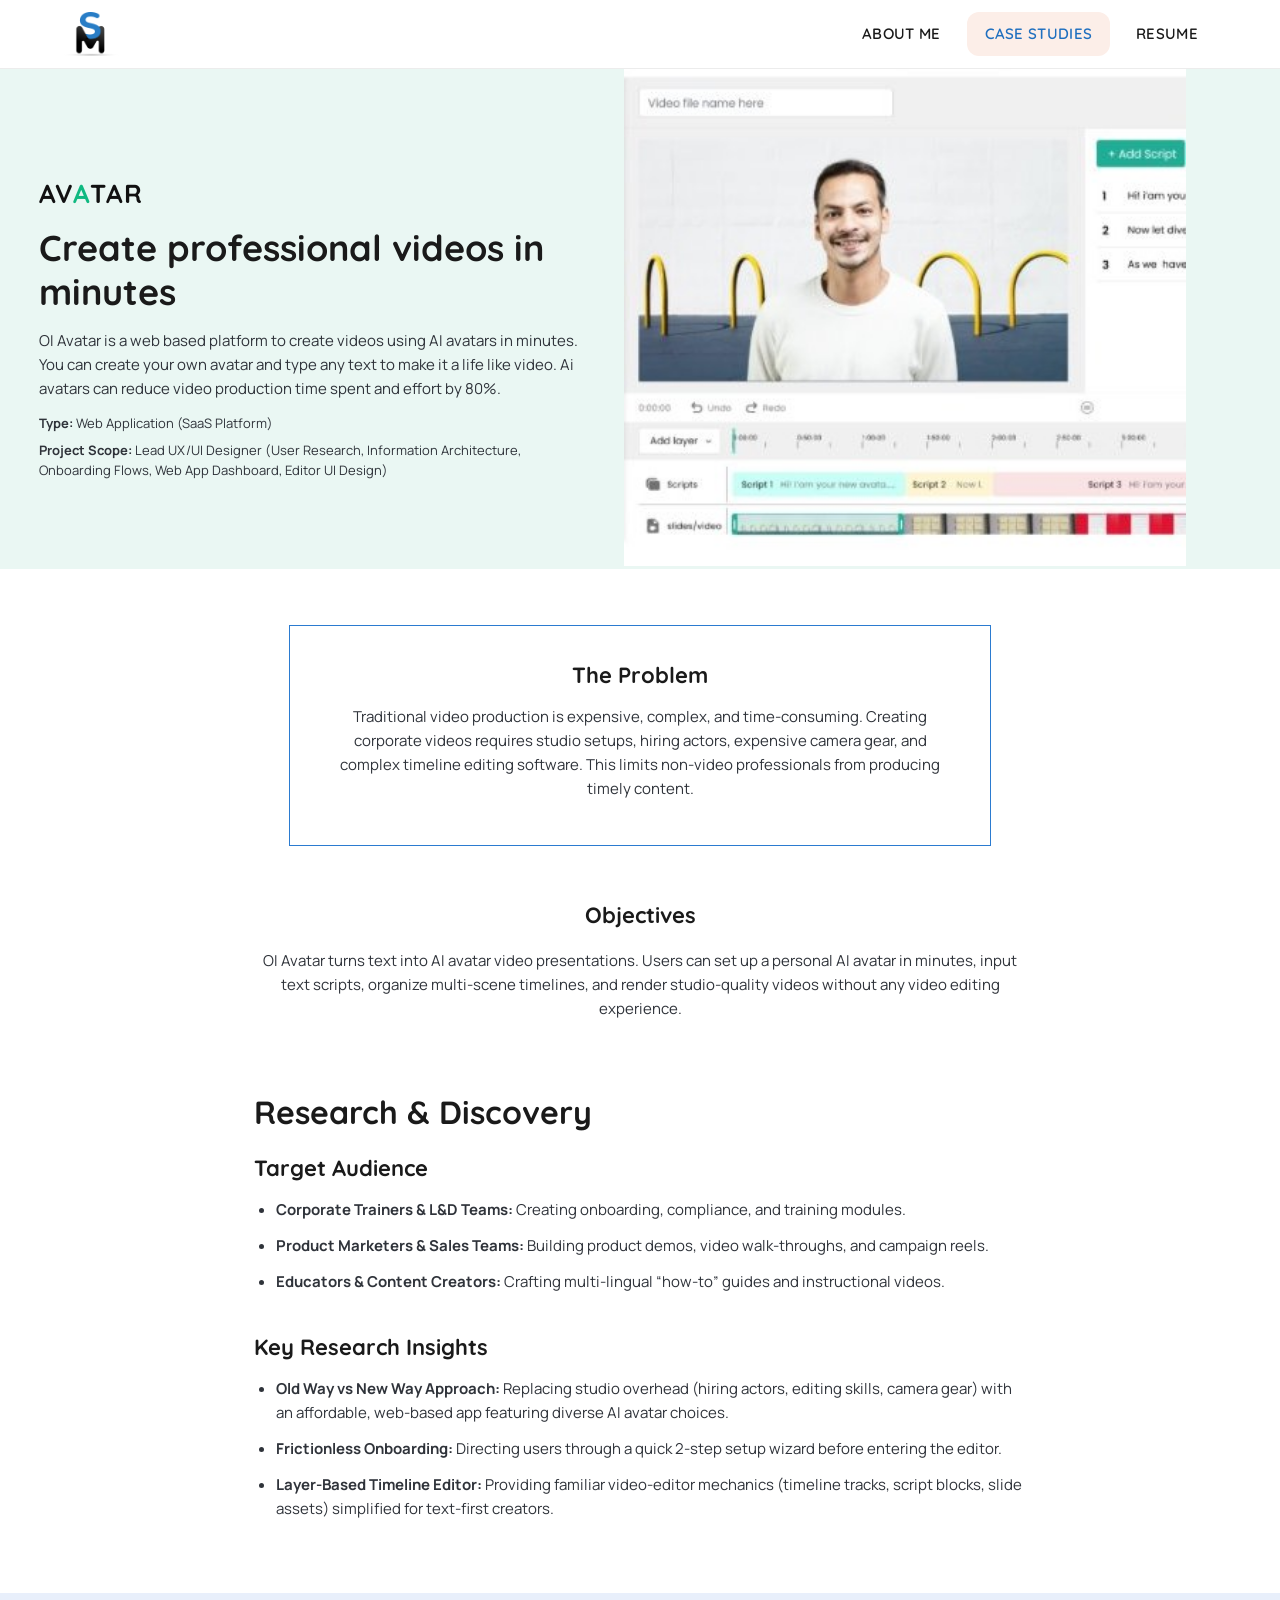
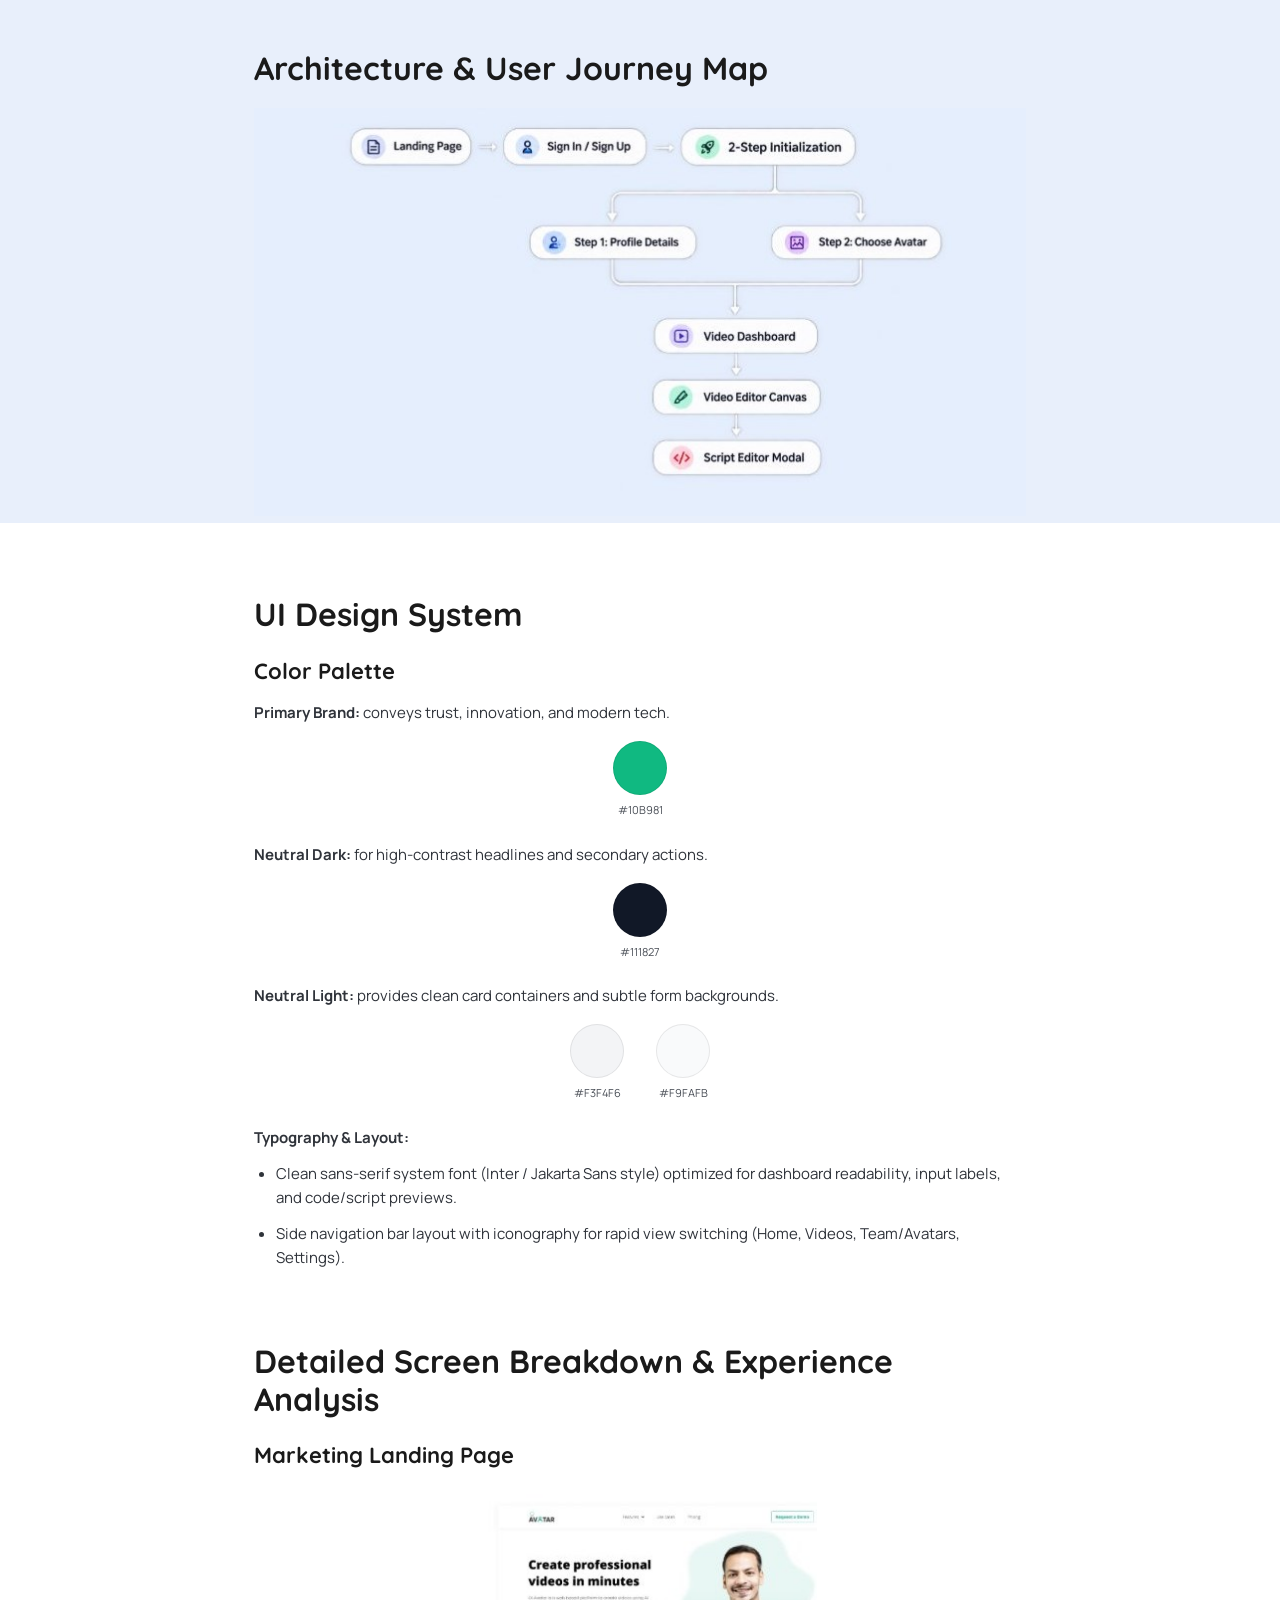
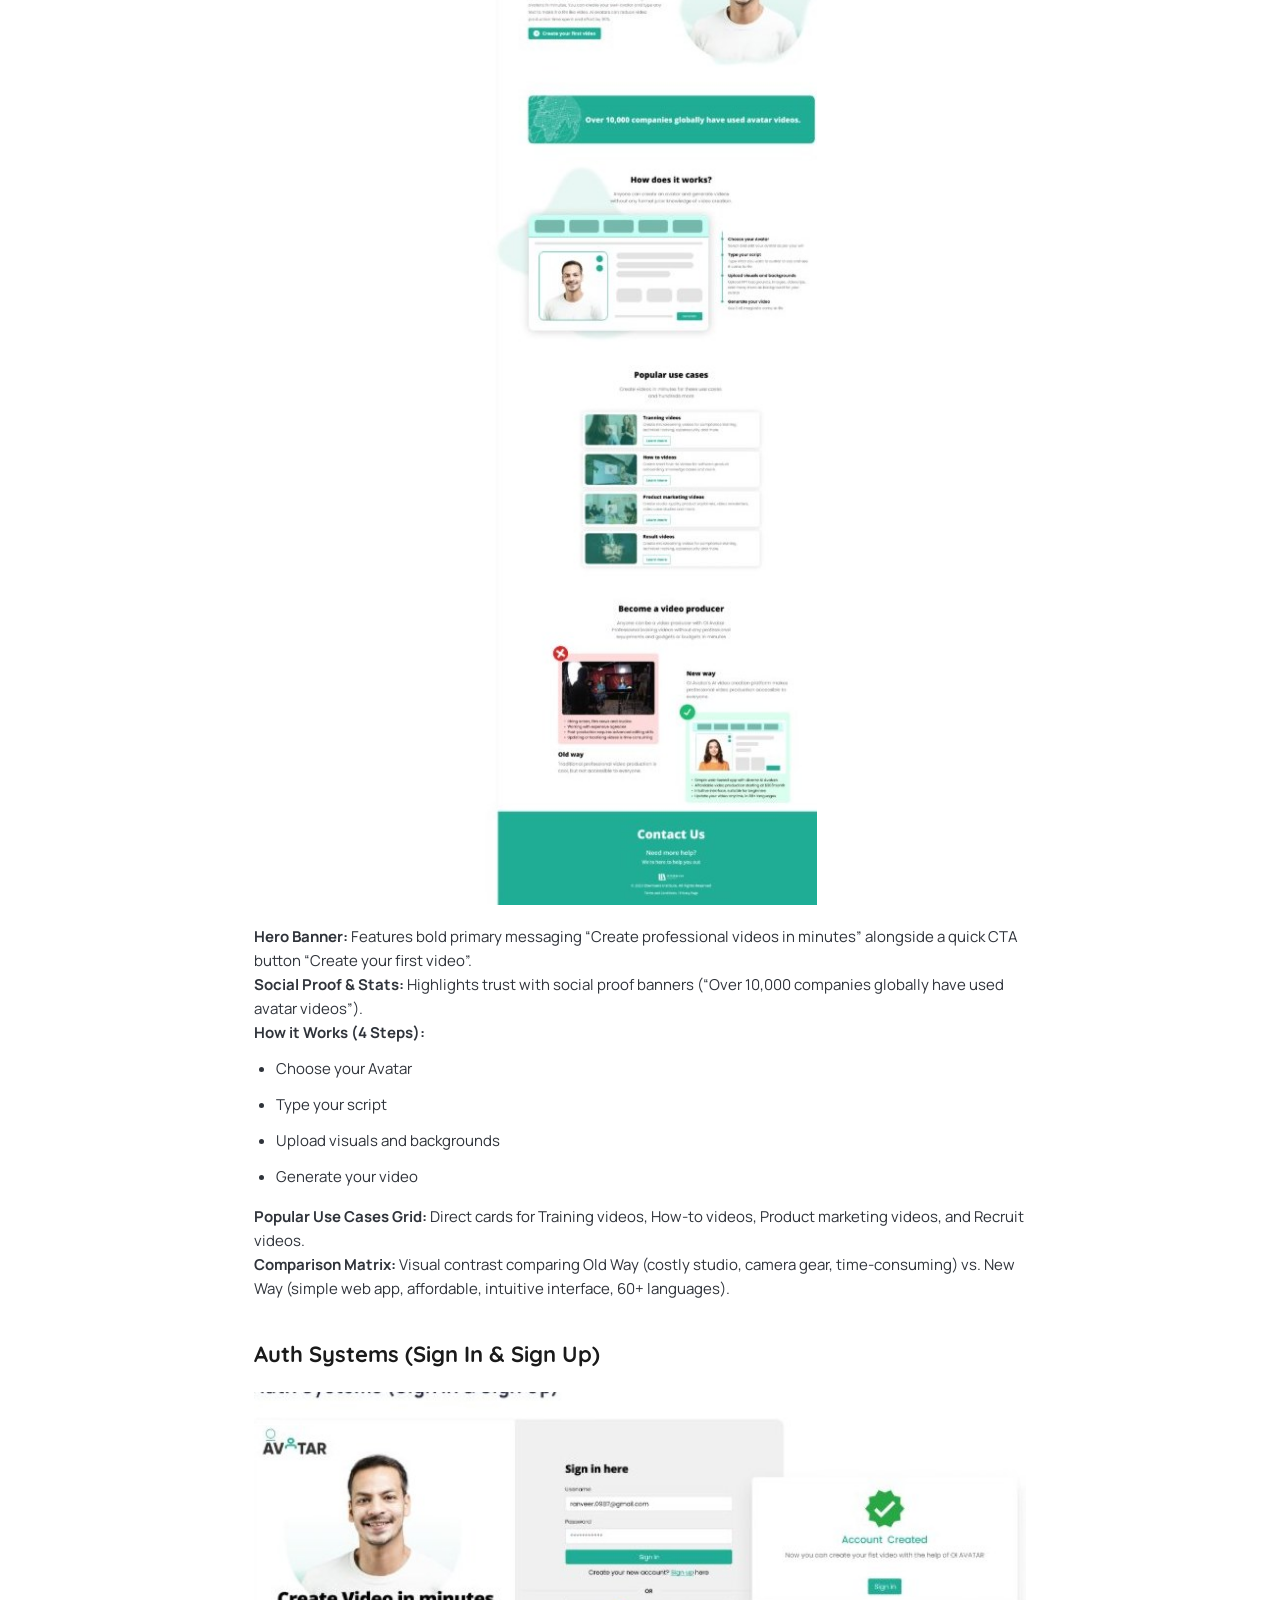
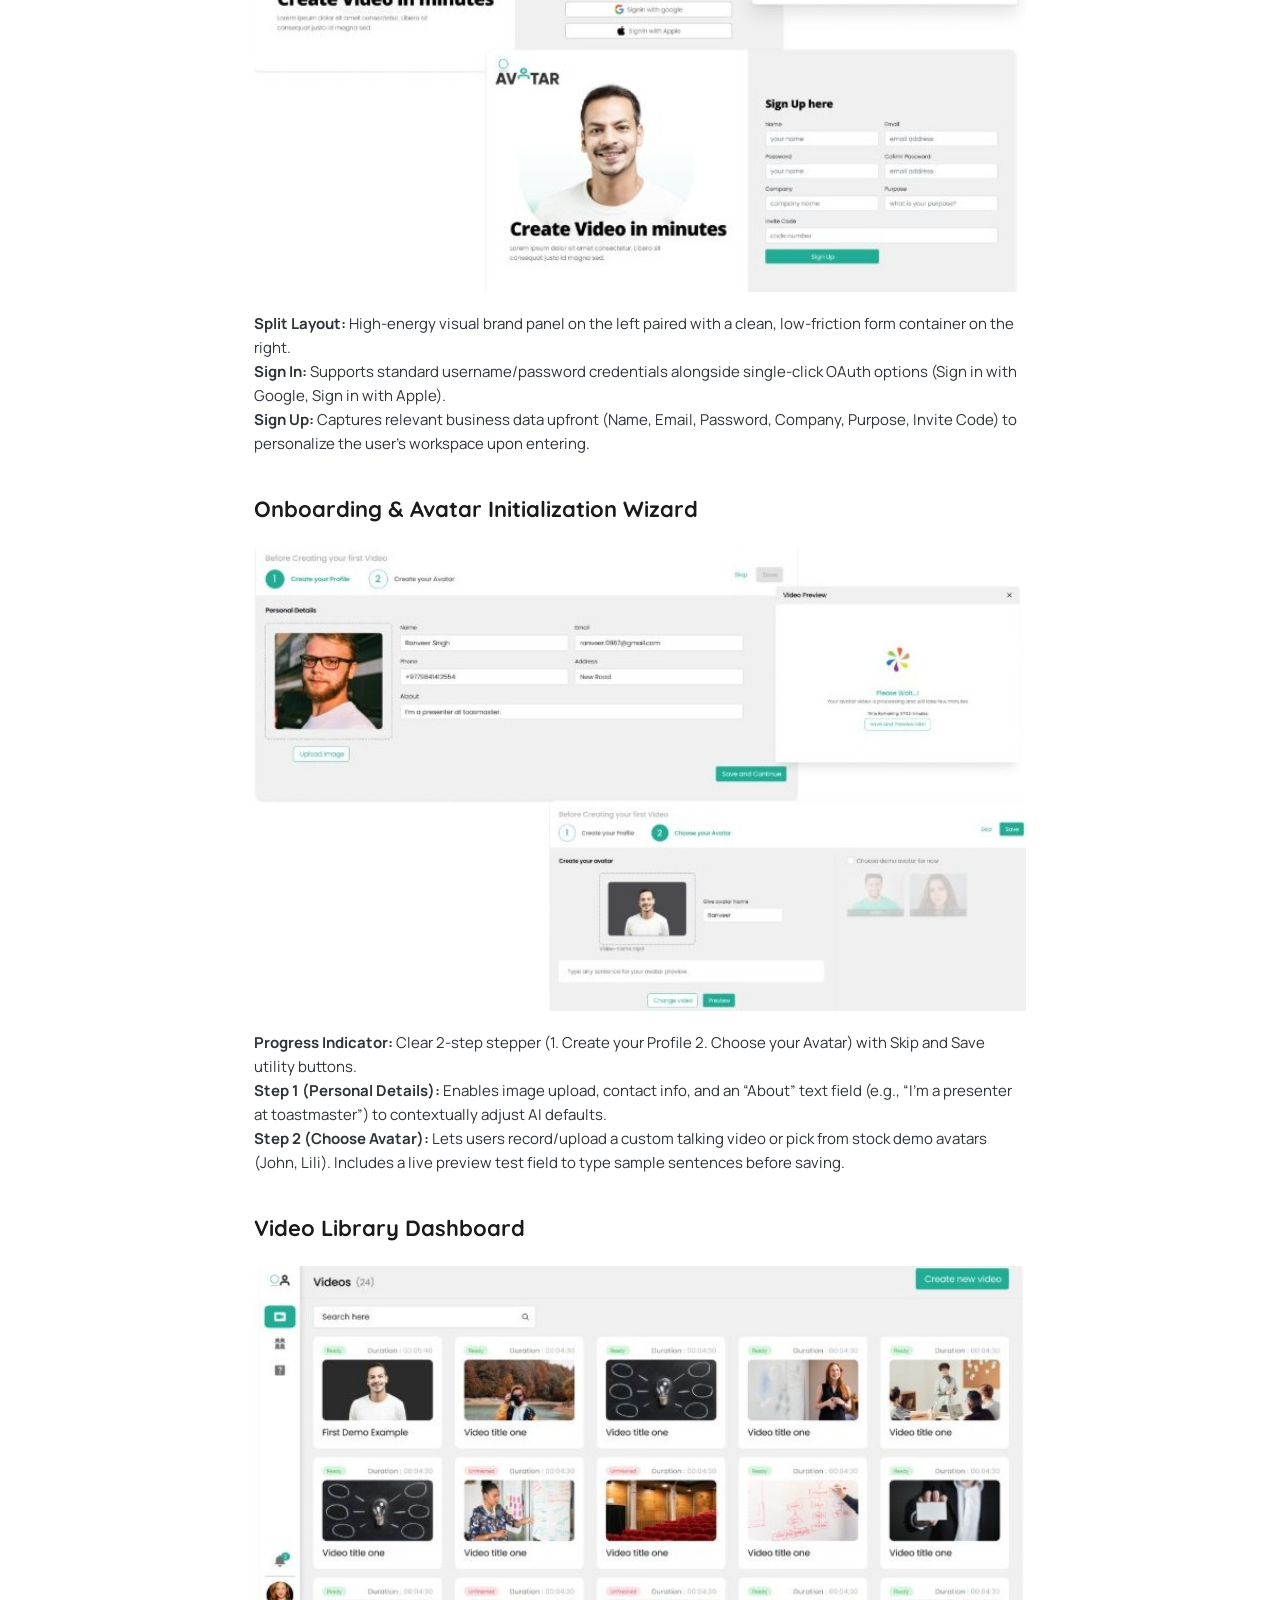
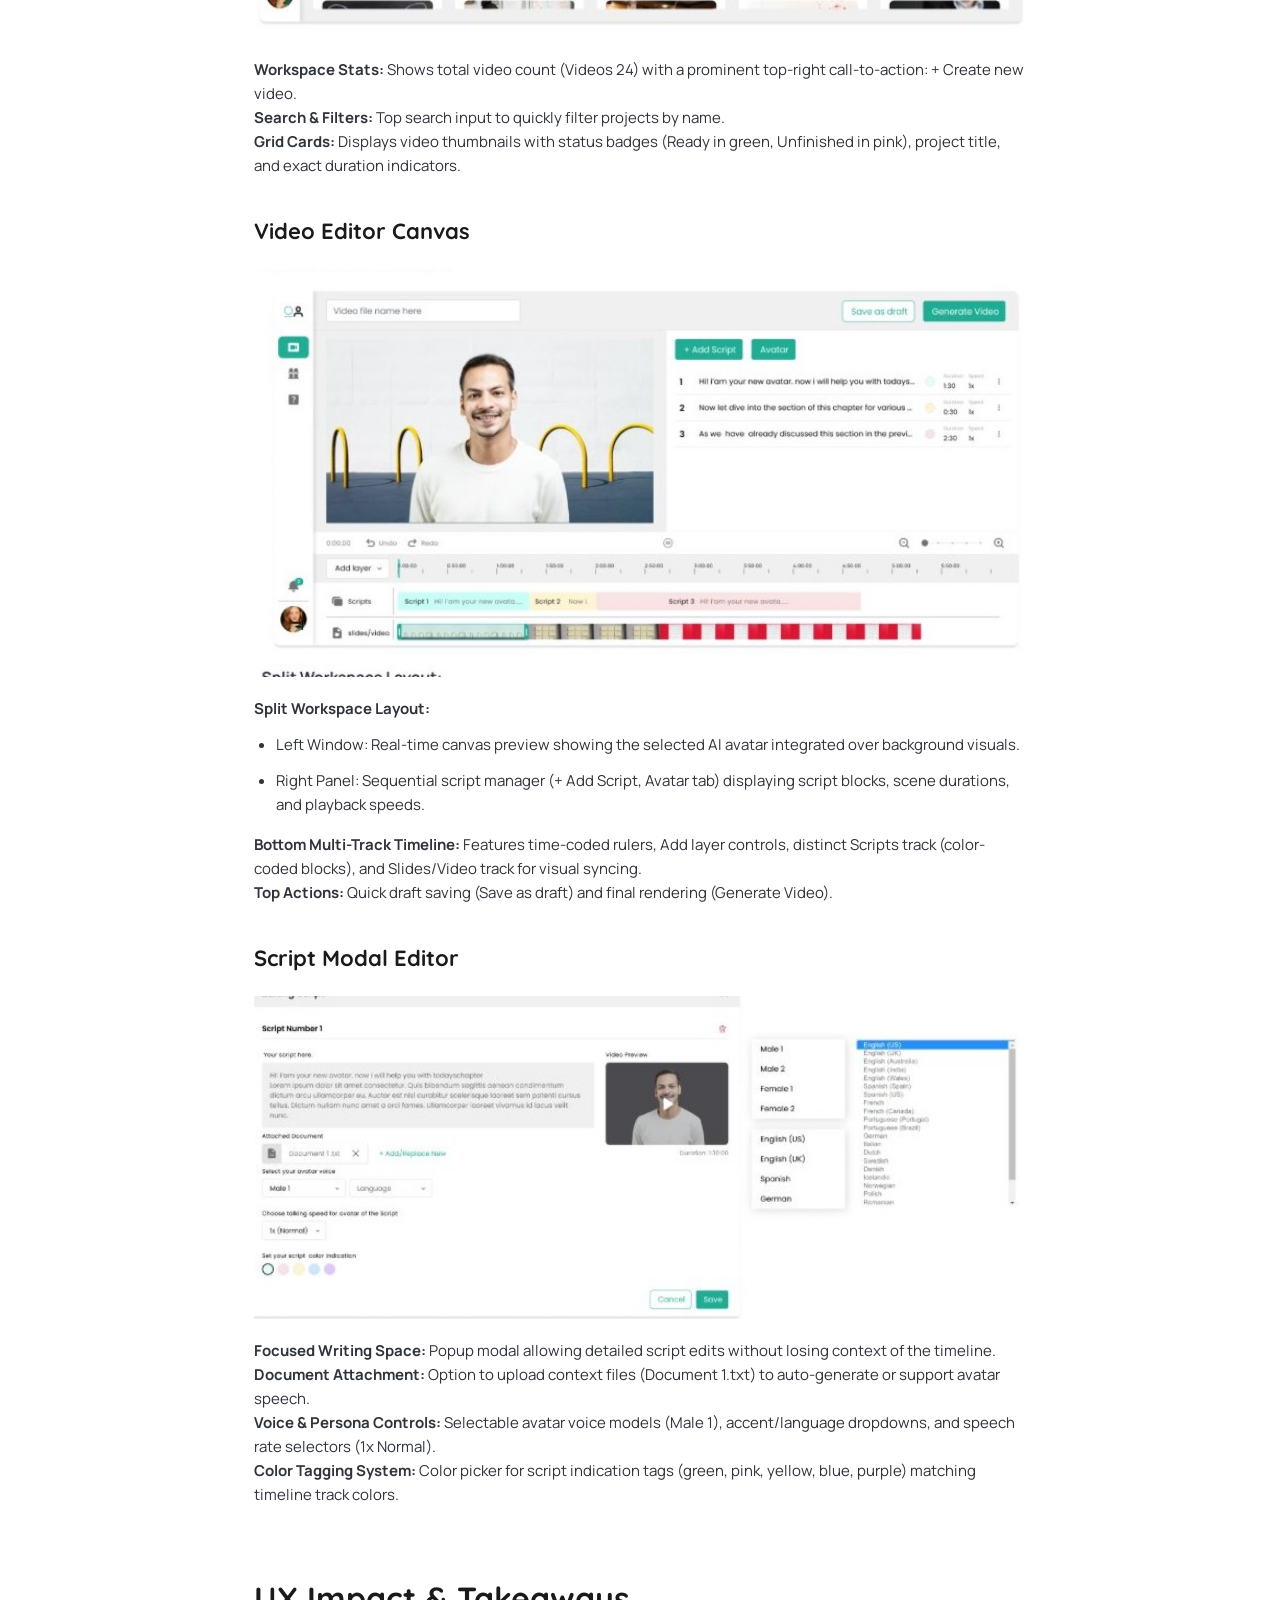
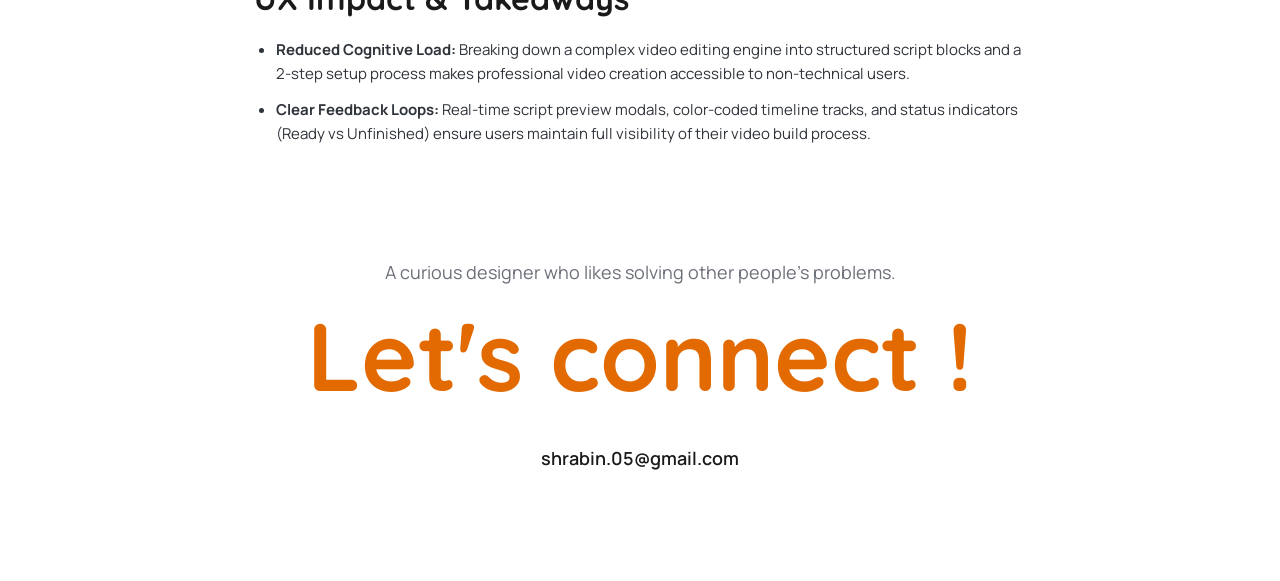
<file: oi-avatar.html>
<!doctype html>
<html lang="en">
<head>
<meta charset="utf-8">
<meta name="viewport" content="width=device-width, initial-scale=1, viewport-fit=cover">
<title>OI Avatar – Case Study</title>
<meta name="description" content="Shrabin – UI/UX designer portfolio: case studies and graphic work.">
<link rel="preconnect" href="https://fonts.googleapis.com">
<link href="https://fonts.googleapis.com/css2?family=Quicksand:wght@500;600;700&amp;family=Manrope:wght@400;500;600;700&amp;display=swap" rel="stylesheet">
<link rel="stylesheet" href="styles/case-study.css">
</head>
<body>
<div style="width:100%;background:#fff">
  <header style="position:sticky;top:0;z-index:5;background:#fff;border-bottom:1px solid #ececec;display:flex;align-items:center;justify-content:space-between;padding:12px 5vw;flex-wrap:wrap;gap:8px">
    <a href="index.html" aria-label="Back to portfolio home" style="display:flex;align-items:center;min-height:44px"><img src="assets/images/logo.png" alt="" style="height:44px;width:auto;display:block"></a>
    <nav class="nav" aria-label="Main" style="display:flex;gap:8px">
      <a href="index.html">About me</a>
      <a href="index.html" style="background:#FCEEE8;color:#1F6FBF">Case studies</a>
      <a href="resume.html">Resume</a>
    </nav>
  </header>
<section style="background: #EAF7F3; height: 500px"><div class="hero" style="max-width: 1200px; margin: 0 auto; height: 432px; padding-top: 0px; padding-left: 0vw; padding-bottom: 0px; width: 1139px"><div><div style="font-family:'Quicksand',sans-serif;font-weight:700;font-size:26px;letter-spacing:.04em;margin-bottom:12px"><span style="color:#111">AV</span><span style="color:#10B981">A</span><span style="color:#111">TAR</span></div><h1 style="font-family:'Quicksand',sans-serif;font-weight:700;font-size:36px;line-height:1.2;margin:0 0 16px">Create professional videos in minutes</h1><p><span></span><span></span><span style="white-space: pre-wrap">OI Avatar is a web based platform to create videos using AI avatars in minutes. You can create your own avatar and type any text to make it a life like video. Ai avatars can reduce video production time spent and effort by 80%.</span></p><p class="meta"><b>Type:</b> Web Application (SaaS Platform)</p><p class="meta"><b>Project Scope:</b> Lead UX/UI Designer (User Research, Information Architecture, Onboarding Flows, Web App Dashboard, Editor UI Design)</p></div><div style="width: 562px; height: 522px"><img class="img" src="assets/images/avatar-hero.jpg" alt="OI Avatar video editor" style="margin:0"></div></div></section><div class="w"><div class="call"><h2>The Problem</h2><p>Traditional video production is expensive, complex, and time-consuming. Creating corporate videos requires studio setups, hiring actors, expensive camera gear, and complex timeline editing software. This limits non-video professionals from producing timely content.</p></div></div><div class="w c"><h2 class="s" style="font-size:22px;margin-top:56px">Objectives</h2><p>OI Avatar turns text into AI avatar video presentations. Users can set up a personal AI avatar in minutes, input text scripts, organize multi-scene timelines, and render studio-quality videos without any video editing experience.</p></div><div class="w"><h2 class="s">Research &amp; Discovery</h2><h3 class="s" style="margin-top:0">Target Audience</h3><ul><li><b>Corporate Trainers &amp; L&amp;D Teams:</b> Creating onboarding, compliance, and training modules.</li><li><b>Product Marketers &amp; Sales Teams:</b> Building product demos, video walk-throughs, and campaign reels.</li><li><b>Educators &amp; Content Creators:</b> Crafting multi-lingual “how-to” guides and instructional videos.</li></ul><h3 class="s">Key Research Insights</h3><ul><li><b>Old Way vs New Way Approach:</b> Replacing studio overhead (hiring actors, editing skills, camera gear) with an affordable, web-based app featuring diverse AI avatar choices.</li><li><b>Frictionless Onboarding:</b> Directing users through a quick 2-step setup wizard before entering the editor.</li><li><b>Layer-Based Timeline Editor:</b> Providing familiar video-editor mechanics (timeline tracks, script blocks, slide assets) simplified for text-first creators.</li></ul></div><div class="band" style="height: 410px"><div class="w"><h2 class="s">Architecture &amp; User Journey Map</h2><img class="img" src="assets/images/avatar-journey.jpg" alt="User journey map from landing page to script editor modal" style="margin:0"></div></div><div class="w"><h2 class="s">UI Design System</h2><h3 class="s" style="margin-top:0">Color Palette</h3><p><b>Primary Brand:</b> conveys trust, innovation, and modern tech.</p><div class="sw"><span><i style="background:#10B981"></i>#10B981</span></div><p><b>Neutral Dark:</b> for high-contrast headlines and secondary actions.</p><div class="sw"><span><i style="background:#111827"></i>#111827</span></div><p><b>Neutral Light:</b> provides clean card containers and subtle form backgrounds.</p><div class="sw"><span><i style="background:#F3F4F6"></i>#F3F4F6</span><span><i style="background:#F9FAFB"></i>#F9FAFB</span></div><p><b>Typography &amp; Layout:</b></p><ul><li>Clean sans-serif system font (Inter / Jakarta Sans style) optimized for dashboard readability, input labels, and code/script previews.</li><li>Side navigation bar layout with iconography for rapid view switching (Home, Videos, Team/Avatars, Settings).</li></ul></div><div class="w"><h2 class="s">Detailed Screen Breakdown &amp; Experience Analysis</h2><h3 class="s" style="margin-top:0">Marketing Landing Page</h3><img class="img" src="assets/images/avatar-landing.jpg" alt="OI Avatar marketing landing page" style="max-width: 420px; margin: 20px auto; width: 353px; height: 1011px"><p><b>Hero Banner:</b> Features bold primary messaging “Create professional videos in minutes” alongside a quick CTA button “Create your first video”.<br><b>Social Proof &amp; Stats:</b> Highlights trust with social proof banners (“Over 10,000 companies globally have used avatar videos”).<br><b>How it Works (4 Steps):</b></p><ul><li>Choose your Avatar</li><li>Type your script</li><li>Upload visuals and backgrounds</li><li>Generate your video</li></ul><p><b>Popular Use Cases Grid:</b> Direct cards for Training videos, How-to videos, Product marketing videos, and Recruit videos.<br><b>Comparison Matrix:</b> Visual contrast comparing Old Way (costly studio, camera gear, time-consuming) vs. New Way (simple web app, affordable, intuitive interface, 60+ languages).</p><h3 class="s">Auth Systems (Sign In &amp; Sign Up)</h3><img class="img" src="assets/images/avatar-auth.jpg" alt="Sign in and sign up screens"><p><b>Split Layout:</b> High-energy visual brand panel on the left paired with a clean, low-friction form container on the right.<br><b>Sign In:</b> Supports standard username/password credentials alongside single-click OAuth options (Sign in with Google, Sign in with Apple).<br><b>Sign Up:</b> Captures relevant business data upfront (Name, Email, Password, Company, Purpose, Invite Code) to personalize the user’s workspace upon entering.</p><h3 class="s">Onboarding &amp; Avatar Initialization Wizard</h3><img class="img" src="assets/images/avatar-onboarding.jpg" alt="Two-step onboarding wizard"><p><b>Progress Indicator:</b> Clear 2-step stepper (1. Create your Profile 2. Choose your Avatar) with Skip and Save utility buttons.<br><b>Step 1 (Personal Details):</b> Enables image upload, contact info, and an “About” text field (e.g., “I’m a presenter at toastmaster”) to contextually adjust AI defaults.<br><b>Step 2 (Choose Avatar):</b> Lets users record/upload a custom talking video or pick from stock demo avatars (John, Lili). Includes a live preview test field to type sample sentences before saving.</p><h3 class="s">Video Library Dashboard</h3><img class="img" src="assets/images/avatar-library.jpg" alt="Video library dashboard"><p><b>Workspace Stats:</b> Shows total video count (Videos 24) with a prominent top-right call-to-action: + Create new video.<br><b>Search &amp; Filters:</b> Top search input to quickly filter projects by name.<br><b>Grid Cards:</b> Displays video thumbnails with status badges (Ready in green, Unfinished in pink), project title, and exact duration indicators.</p><h3 class="s">Video Editor Canvas</h3><img class="img" src="assets/images/avatar-editor.jpg" alt="Video editor canvas with timeline"><p><b>Split Workspace Layout:</b></p><ul><li>Left Window: Real-time canvas preview showing the selected AI avatar integrated over background visuals.</li><li>Right Panel: Sequential script manager (+ Add Script, Avatar tab) displaying script blocks, scene durations, and playback speeds.</li></ul><p><b>Bottom Multi-Track Timeline:</b> Features time-coded rulers, Add layer controls, distinct Scripts track (color-coded blocks), and Slides/Video track for visual syncing.<br><b>Top Actions:</b> Quick draft saving (Save as draft) and final rendering (Generate Video).</p><h3 class="s">Script Modal Editor</h3><img class="img" src="assets/images/avatar-script-modal.jpg" alt="Script modal editor"><p><b>Focused Writing Space:</b> Popup modal allowing detailed script edits without losing context of the timeline.<br><b>Document Attachment:</b> Option to upload context files (Document 1.txt) to auto-generate or support avatar speech.<br><b>Voice &amp; Persona Controls:</b> Selectable avatar voice models (Male 1), accent/language dropdowns, and speech rate selectors (1x Normal).<br><b>Color Tagging System:</b> Color picker for script indication tags (green, pink, yellow, blue, purple) matching timeline track colors.</p></div><div class="w"><h2 class="s">UX Impact &amp; Takeaways</h2><ul><li><b>Reduced Cognitive Load:</b> Breaking down a complex video editing engine into structured script blocks and a 2-step setup process makes professional video creation accessible to non-technical users.</li><li><b>Clear Feedback Loops:</b> Real-time script preview modals, color-coded timeline tracks, and status indicators (Ready vs Unfinished) ensure users maintain full visibility of their video build process.</li></ul></div>
  <footer style="text-align:center;padding:96px 5vw 96px">
    <p style="font-size:18px;color:#6b6f78;margin:0 0 16px">A curious designer who likes solving other people's problems.</p>
    <h2 style="font-family:'Quicksand',sans-serif;font-weight:700;font-size:clamp(48px,9vw,96px);color:#E26A00;margin:0 0 24px;line-height:1.1">Let's connect !</h2>
    <a href="mailto:shrabin.05@gmail.com" style="font-weight:600;font-size:18px;display:inline-block;padding:12px;min-height:44px;box-sizing:border-box">shrabin.05@gmail.com</a>
  </footer>
</div>
</body>
</html>
</file>
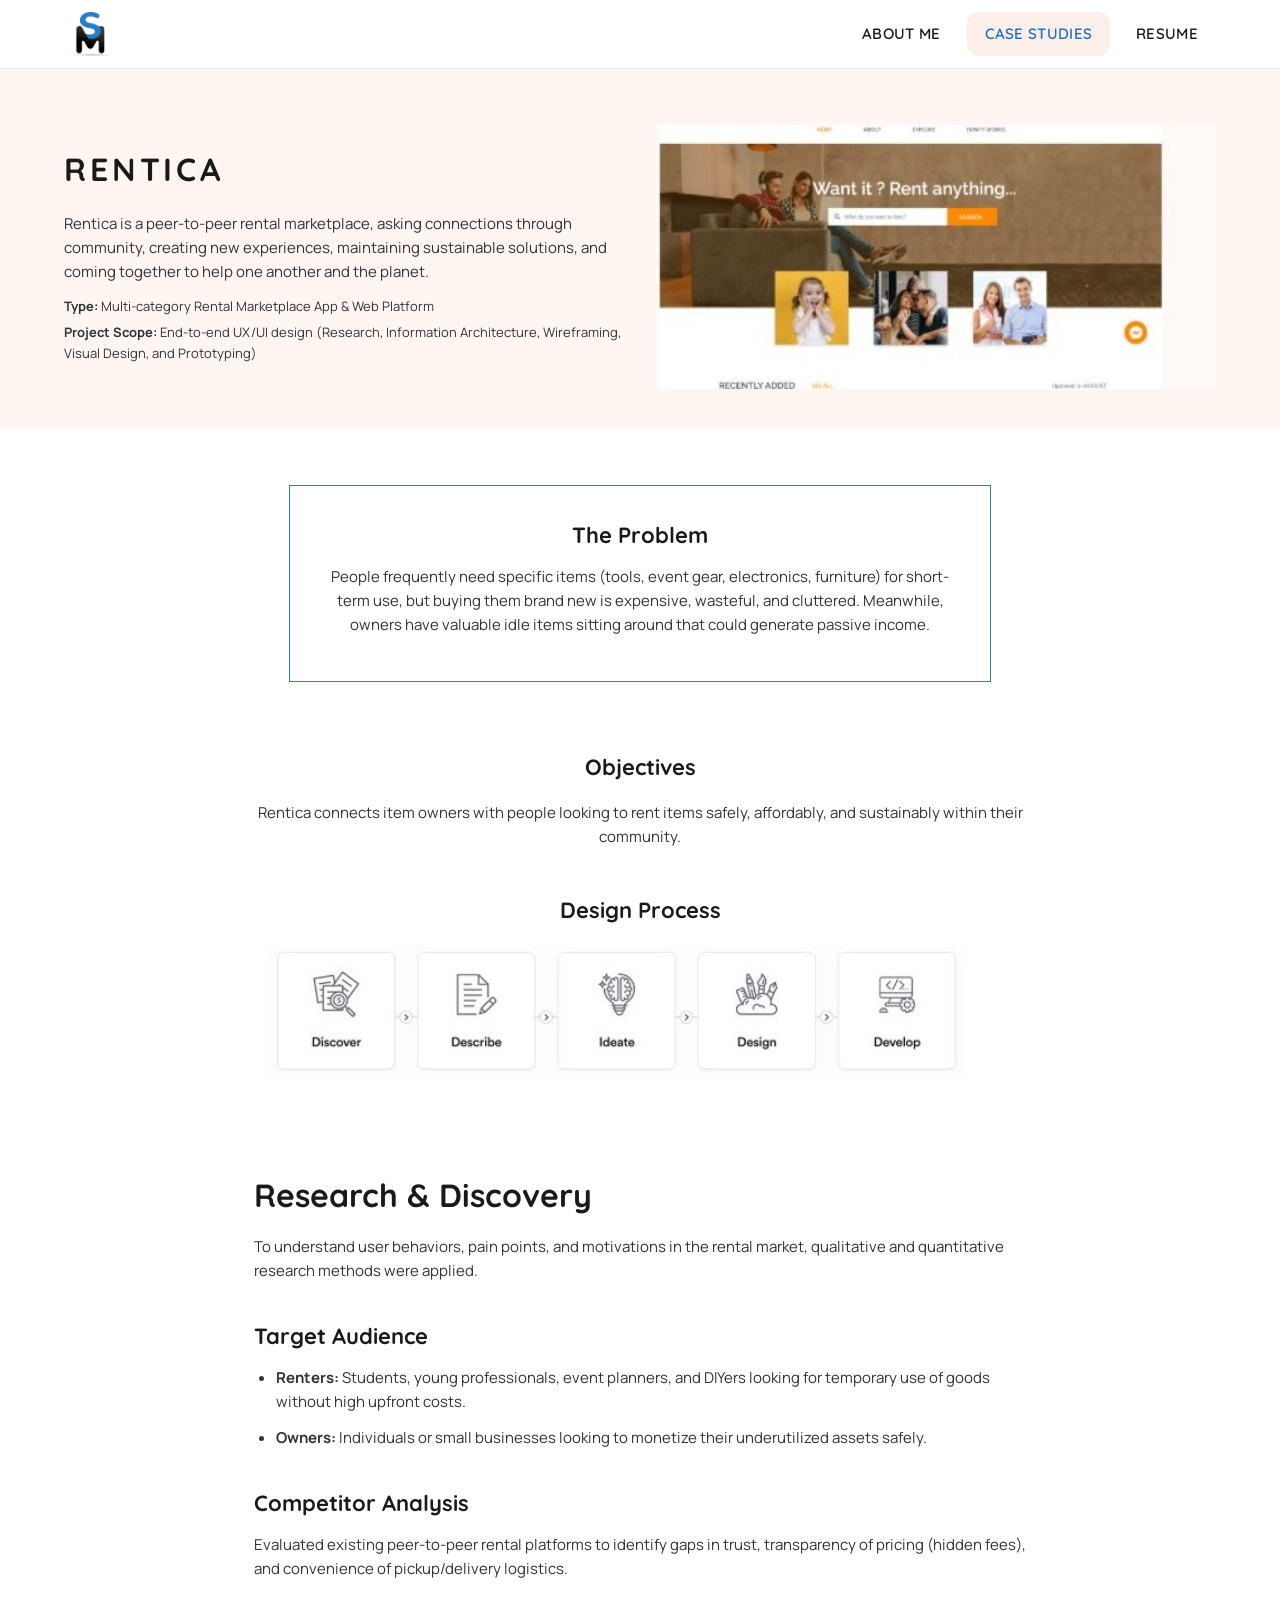
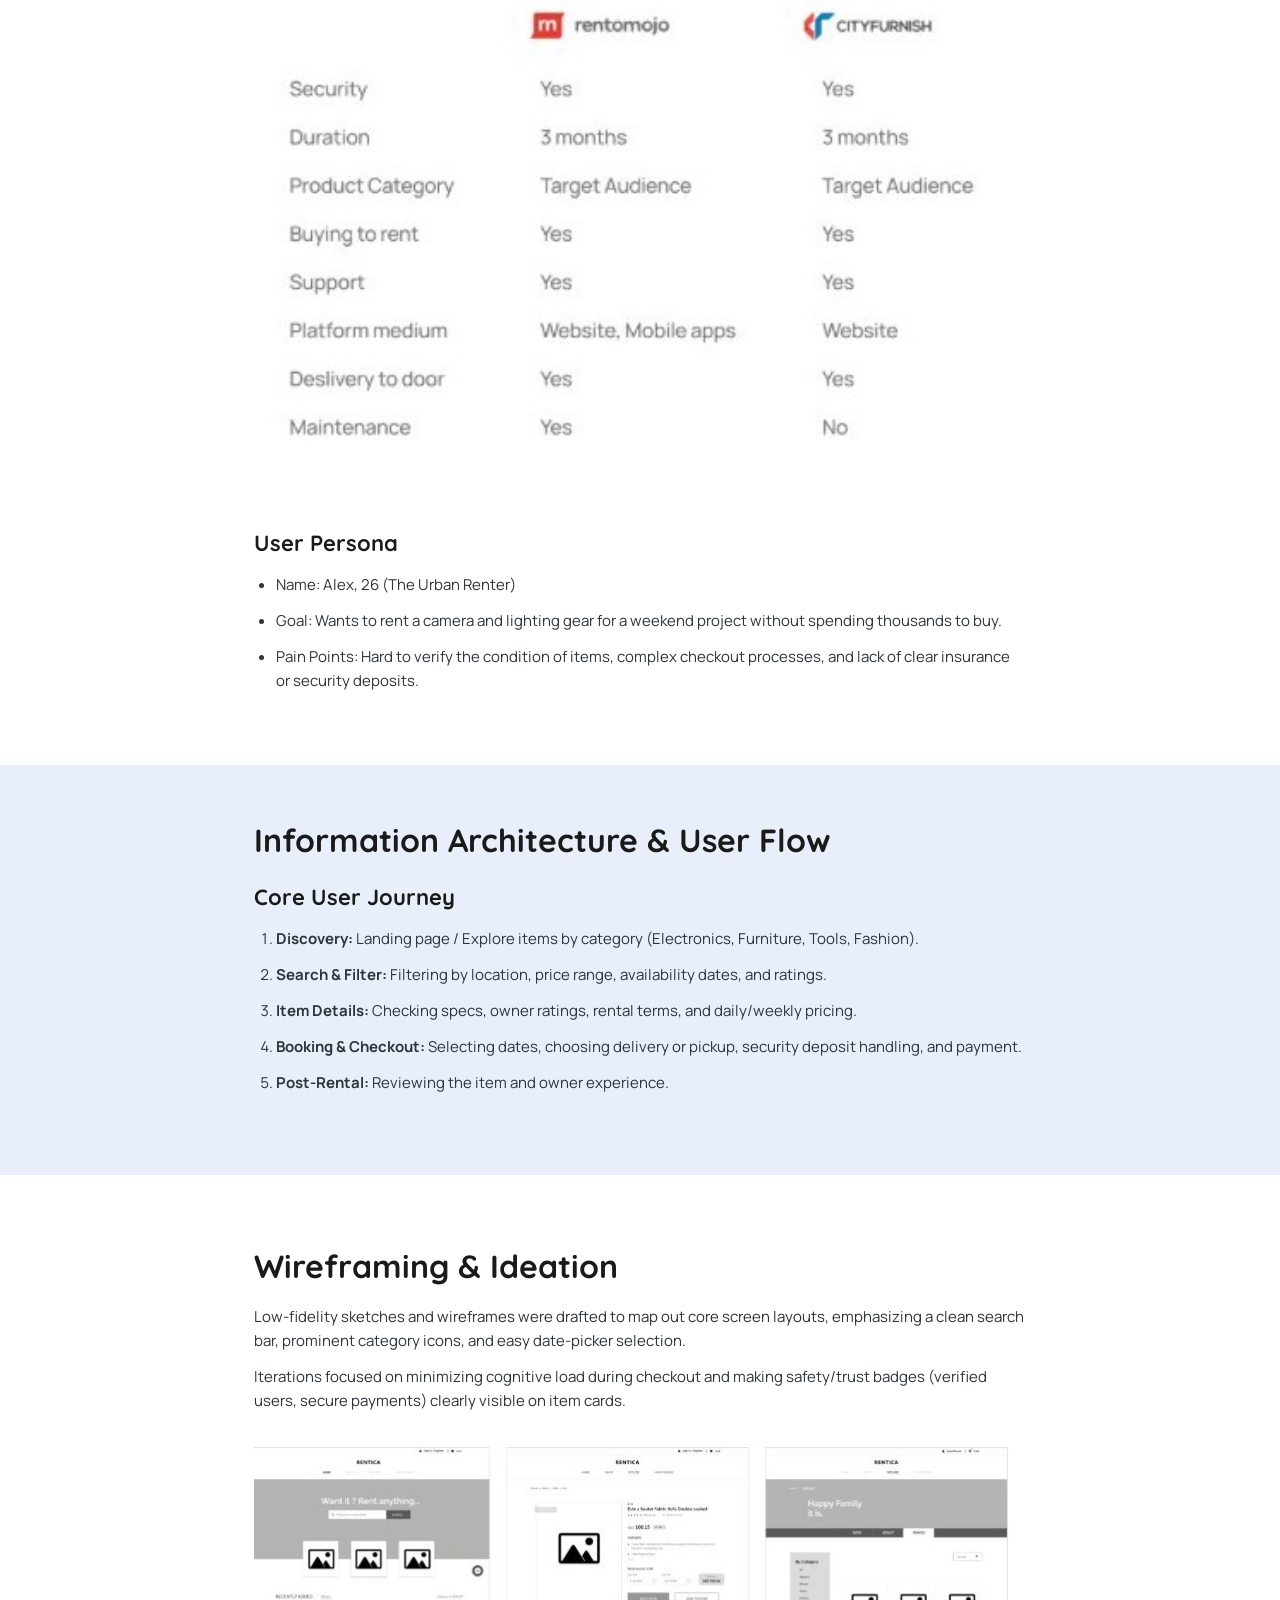
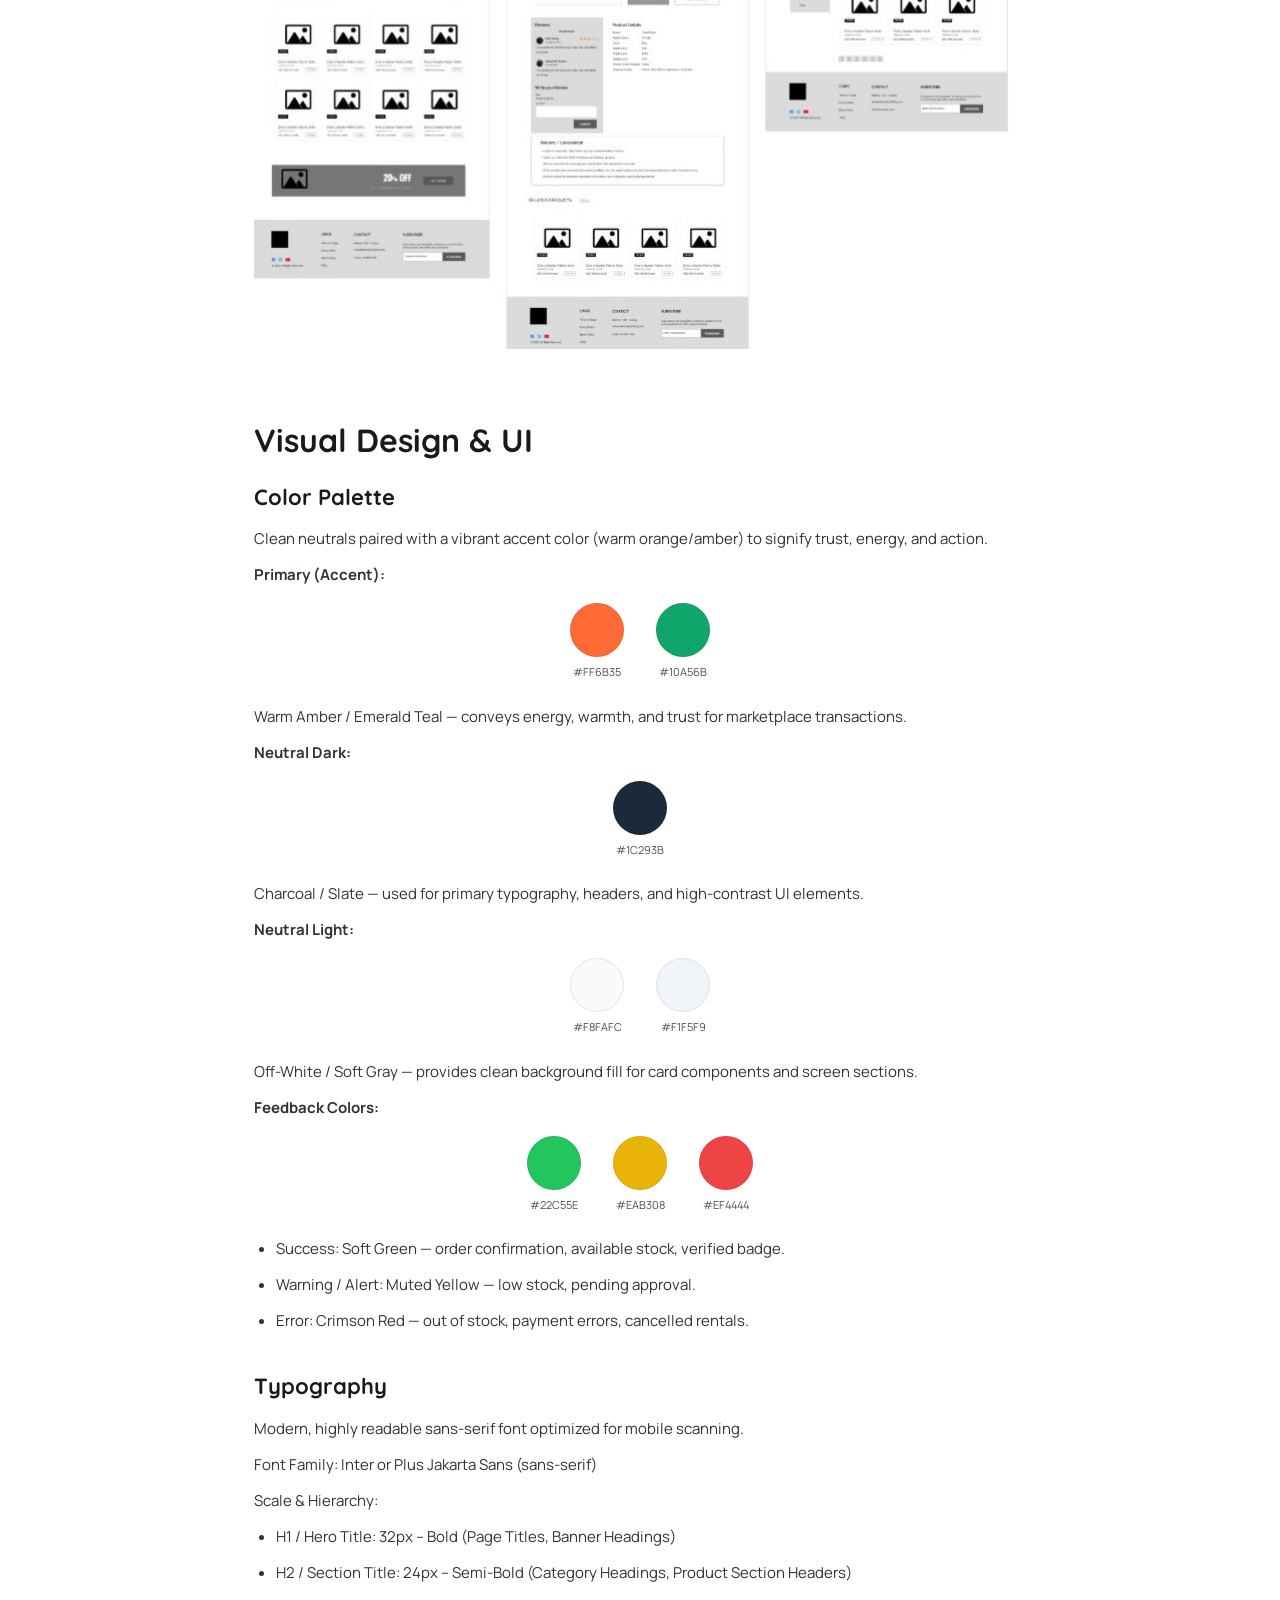
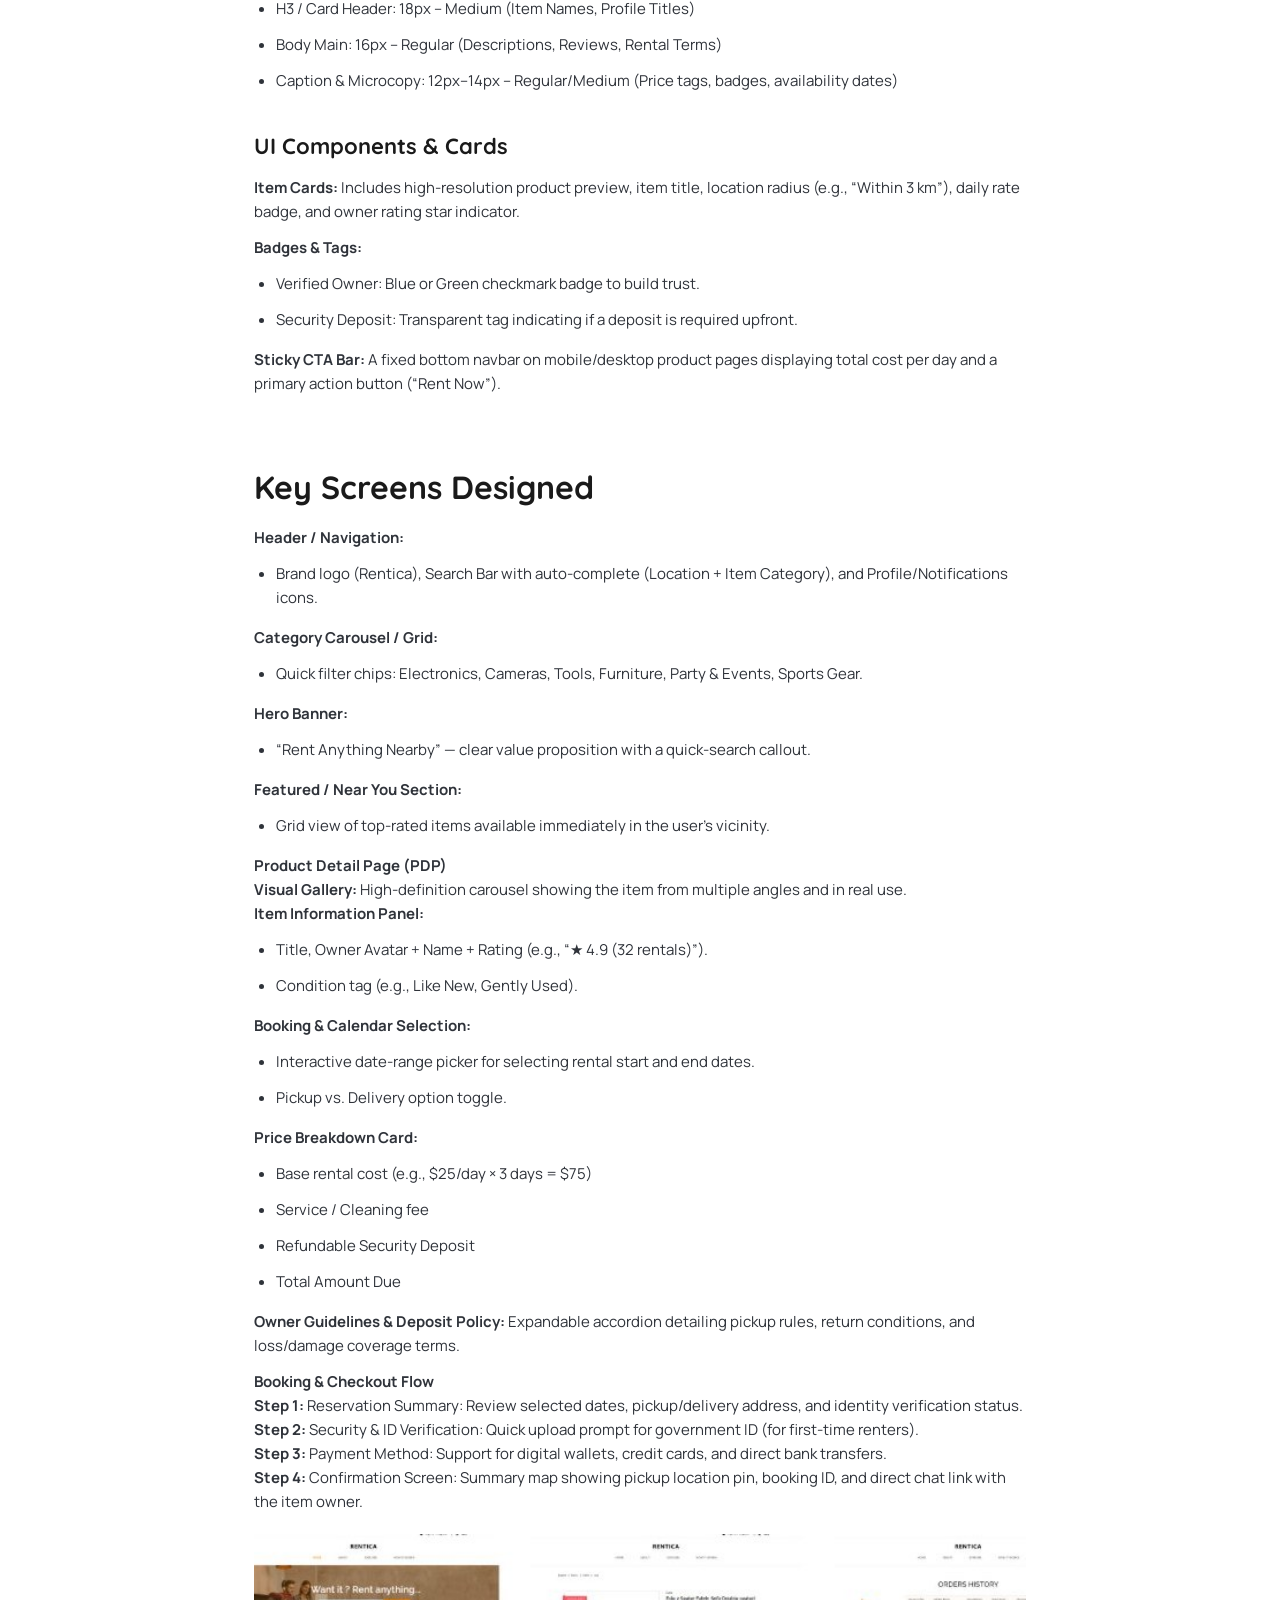
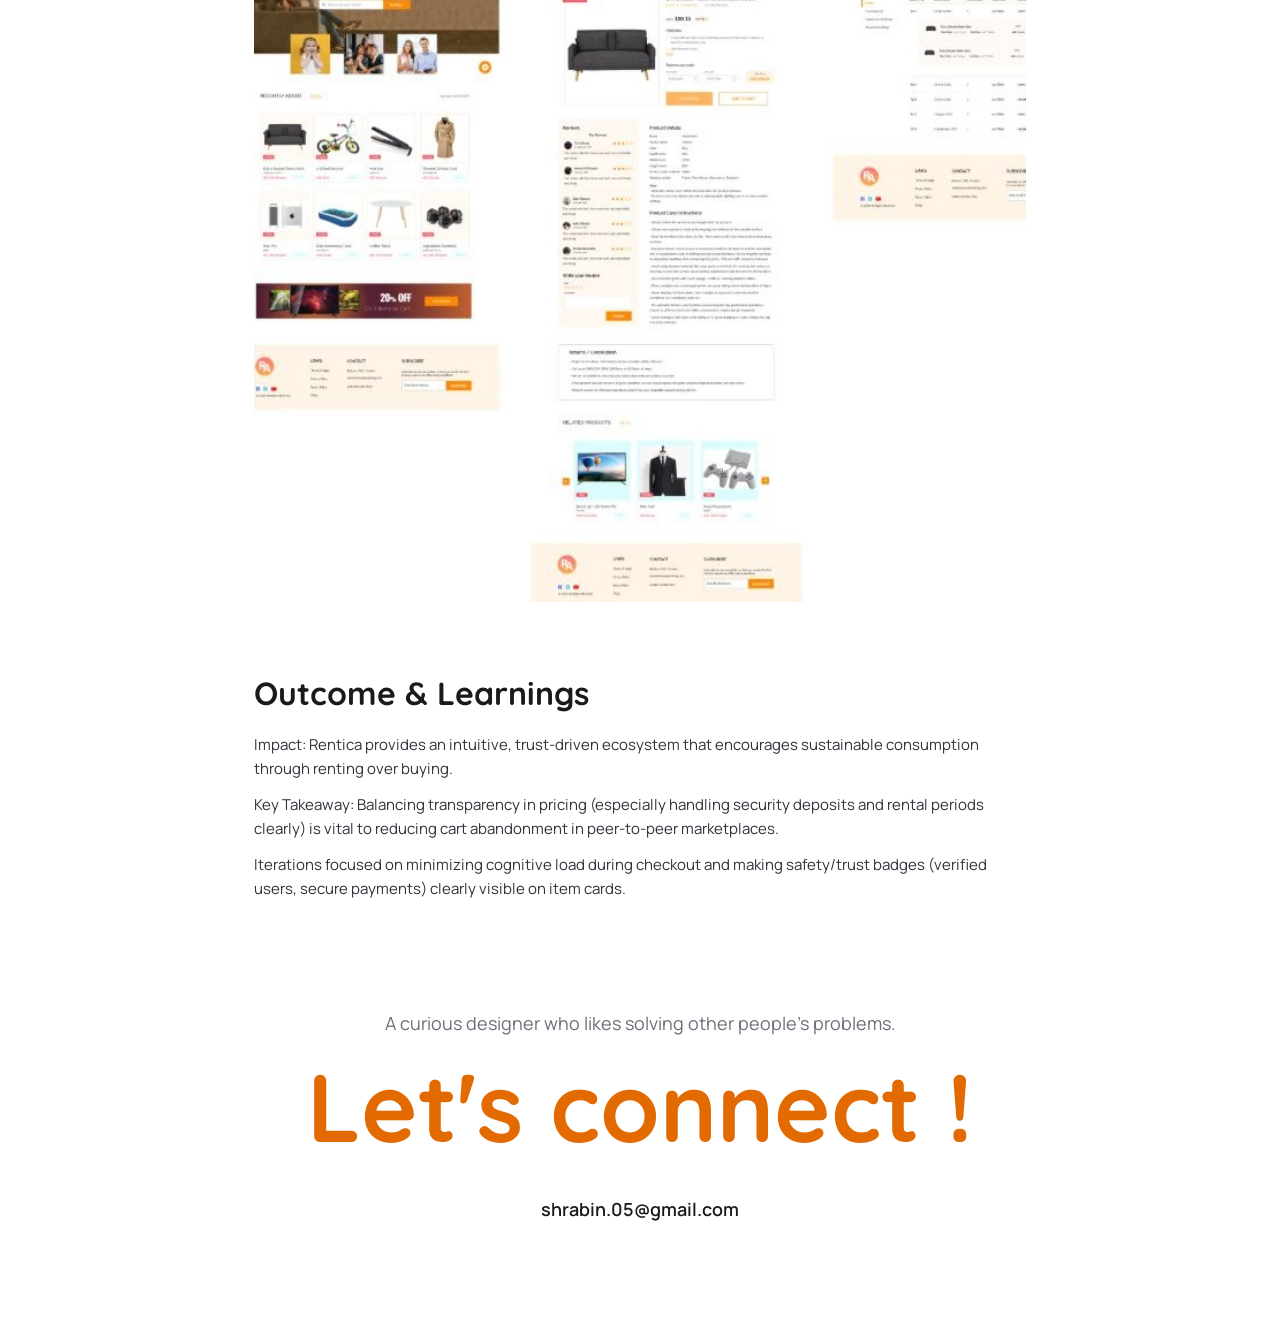
<file: rentica.html>
<!doctype html>
<html lang="en">
<head>
<meta charset="utf-8">
<meta name="viewport" content="width=device-width, initial-scale=1, viewport-fit=cover">
<title>Rentica – Case Study</title>
<meta name="description" content="Shrabin – UI/UX designer portfolio: case studies and graphic work.">
<link rel="preconnect" href="https://fonts.googleapis.com">
<link href="https://fonts.googleapis.com/css2?family=Quicksand:wght@500;600;700&amp;family=Manrope:wght@400;500;600;700&amp;display=swap" rel="stylesheet">
<link rel="stylesheet" href="styles/case-study.css">
</head>
<body>
<div style="width:100%;background:#fff">
  <header style="position:sticky;top:0;z-index:5;background:#fff;border-bottom:1px solid #ececec;display:flex;align-items:center;justify-content:space-between;padding:12px 5vw;flex-wrap:wrap;gap:8px">
    <a href="index.html" aria-label="Back to portfolio home" style="display:flex;align-items:center;min-height:44px"><img src="assets/images/logo.png" alt="" style="height:44px;width:auto;display:block"></a>
    <nav class="nav" aria-label="Main" style="display:flex;gap:8px">
      <a href="index.html">About me</a>
      <a href="index.html" style="background:#FCEEE8;color:#1F6FBF">Case studies</a>
      <a href="resume.html">Resume</a>
    </nav>
  </header>
<section style="background:#FFF6F1"><div class="hero" style="max-width:1200px;margin:0 auto"><div><h1 style="font-family:'Quicksand',sans-serif;font-weight:700;font-size:32px;letter-spacing:.12em;margin:0 0 16px">RENTICA</h1><p>Rentica is a peer-to-peer rental marketplace, asking connections through community, creating new experiences, maintaining sustainable solutions, and coming together to help one another and the planet.</p><p class="meta"><b>Type:</b> Multi-category Rental Marketplace App &amp; Web Platform</p><p class="meta"><b>Project Scope:</b> End-to-end UX/UI design (Research, Information Architecture, Wireframing, Visual Design, and Prototyping)</p></div><div><img class="img" src="assets/images/rentica-hero.jpg" alt="Rentica web app home page" style="margin:0"></div></div></section><div class="w"><div class="call"><h2>The Problem</h2><p>People frequently need specific items (tools, event gear, electronics, furniture) for short-term use, but buying them brand new is expensive, wasteful, and cluttered. Meanwhile, owners have valuable idle items sitting around that could generate passive income.</p></div></div><div class="w c"><h2 class="s" style="font-size:22px">Objectives</h2><p>Rentica connects item owners with people looking to rent items safely, affordably, and sustainably within their community.</p><h2 class="s" style="font-size:22px;margin-top:48px">Design Process</h2><img class="img" src="assets/images/rentica-process.jpg" alt="Design process: Discover, Describe, Ideate, Design, Develop"></div><div class="w"><h2 class="s">Research &amp; Discovery</h2><p>To understand user behaviors, pain points, and motivations in the rental market, qualitative and quantitative research methods were applied.</p><h3 class="s">Target Audience</h3><ul><li><b>Renters:</b> Students, young professionals, event planners, and DIYers looking for temporary use of goods without high upfront costs.</li><li><b>Owners:</b> Individuals or small businesses looking to monetize their underutilized assets safely.</li></ul><h3 class="s">Competitor Analysis</h3><p>Evaluated existing peer-to-peer rental platforms to identify gaps in trust, transparency of pricing (hidden fees), and convenience of pickup/delivery logistics.</p><img class="img" src="assets/images/rentica-competitors.jpg" alt="Competitor comparison table: Rentomojo and CityFurnish"><h3 class="s">User Persona</h3><ul><li>Name: Alex, 26 (The Urban Renter)</li><li>Goal: Wants to rent a camera and lighting gear for a weekend project without spending thousands to buy.</li><li>Pain Points: Hard to verify the condition of items, complex checkout processes, and lack of clear insurance or security deposits.</li></ul></div><div class="band"><div class="w"><h2 class="s">Information Architecture &amp; User Flow</h2><h3 class="s" style="margin-top:0">Core User Journey</h3><ol><li><b>Discovery:</b> Landing page / Explore items by category (Electronics, Furniture, Tools, Fashion).</li><li><b>Search &amp; Filter:</b> Filtering by location, price range, availability dates, and ratings.</li><li><b>Item Details:</b> Checking specs, owner ratings, rental terms, and daily/weekly pricing.</li><li><b>Booking &amp; Checkout:</b> Selecting dates, choosing delivery or pickup, security deposit handling, and payment.</li><li><b>Post-Rental:</b> Reviewing the item and owner experience.</li></ol></div></div><div class="w"><h2 class="s">Wireframing &amp; Ideation</h2><p>Low-fidelity sketches and wireframes were drafted to map out core screen layouts, emphasizing a clean search bar, prominent category icons, and easy date-picker selection.</p><p>Iterations focused on minimizing cognitive load during checkout and making safety/trust badges (verified users, secure payments) clearly visible on item cards.</p><img class="img" src="assets/images/rentica-wireframes.jpg" alt="Low-fidelity wireframes for home, product detail and checkout"></div><div class="w"><h2 class="s">Visual Design &amp; UI</h2><h3 class="s" style="margin-top:0">Color Palette</h3><p>Clean neutrals paired with a vibrant accent color (warm orange/amber) to signify trust, energy, and action.</p><p><b>Primary (Accent):</b></p><div class="sw"><span><i style="background:#FF6B35"></i>#FF6B35</span><span><i style="background:#10A56B"></i>#10A56B</span></div><p>Warm Amber / Emerald Teal — conveys energy, warmth, and trust for marketplace transactions.</p><p><b>Neutral Dark:</b></p><div class="sw"><span><i style="background:#1C293B"></i>#1C293B</span></div><p>Charcoal / Slate — used for primary typography, headers, and high-contrast UI elements.</p><p><b>Neutral Light:</b></p><div class="sw"><span><i style="background:#F8FAFC"></i>#F8FAFC</span><span><i style="background:#F1F5F9"></i>#F1F5F9</span></div><p>Off-White / Soft Gray — provides clean background fill for card components and screen sections.</p><p><b>Feedback Colors:</b></p><div class="sw"><span><i style="background:#22C55E"></i>#22C55E</span><span><i style="background:#EAB308"></i>#EAB308</span><span><i style="background:#EF4444"></i>#EF4444</span></div><ul><li>Success: Soft Green — order confirmation, available stock, verified badge.</li><li>Warning / Alert: Muted Yellow — low stock, pending approval.</li><li>Error: Crimson Red — out of stock, payment errors, cancelled rentals.</li></ul><h3 class="s">Typography</h3><p>Modern, highly readable sans-serif font optimized for mobile scanning.</p><p>Font Family: Inter or Plus Jakarta Sans (sans-serif)</p><p>Scale &amp; Hierarchy:</p><ul><li>H1 / Hero Title: 32px – Bold (Page Titles, Banner Headings)</li><li>H2 / Section Title: 24px – Semi-Bold (Category Headings, Product Section Headers)</li><li>H3 / Card Header: 18px – Medium (Item Names, Profile Titles)</li><li>Body Main: 16px – Regular (Descriptions, Reviews, Rental Terms)</li><li>Caption &amp; Microcopy: 12px–14px – Regular/Medium (Price tags, badges, availability dates)</li></ul><h3 class="s">UI Components &amp; Cards</h3><p><b>Item Cards:</b> Includes high-resolution product preview, item title, location radius (e.g., “Within 3 km”), daily rate badge, and owner rating star indicator.</p><p><b>Badges &amp; Tags:</b></p><ul><li>Verified Owner: Blue or Green checkmark badge to build trust.</li><li>Security Deposit: Transparent tag indicating if a deposit is required upfront.</li></ul><p><b>Sticky CTA Bar:</b> A fixed bottom navbar on mobile/desktop product pages displaying total cost per day and a primary action button (“Rent Now”).</p></div><div class="w"><h2 class="s">Key Screens Designed</h2><p><b>Header / Navigation:</b></p><ul><li>Brand logo (Rentica), Search Bar with auto-complete (Location + Item Category), and Profile/Notifications icons.</li></ul><p><b>Category Carousel / Grid:</b></p><ul><li>Quick filter chips: Electronics, Cameras, Tools, Furniture, Party &amp; Events, Sports Gear.</li></ul><p><b>Hero Banner:</b></p><ul><li>“Rent Anything Nearby” — clear value proposition with a quick-search callout.</li></ul><p><b>Featured / Near You Section:</b></p><ul><li>Grid view of top-rated items available immediately in the user’s vicinity.</li></ul><p><b>Product Detail Page (PDP)</b><br><b>Visual Gallery:</b> High-definition carousel showing the item from multiple angles and in real use.<br><b>Item Information Panel:</b></p><ul><li>Title, Owner Avatar + Name + Rating (e.g., “★ 4.9 (32 rentals)”).</li><li>Condition tag (e.g., Like New, Gently Used).</li></ul><p><b>Booking &amp; Calendar Selection:</b></p><ul><li>Interactive date-range picker for selecting rental start and end dates.</li><li>Pickup vs. Delivery option toggle.</li></ul><p><b>Price Breakdown Card:</b></p><ul><li>Base rental cost (e.g., $25/day × 3 days = $75)</li><li>Service / Cleaning fee</li><li>Refundable Security Deposit</li><li>Total Amount Due</li></ul><p><b>Owner Guidelines &amp; Deposit Policy:</b> Expandable accordion detailing pickup rules, return conditions, and loss/damage coverage terms.</p><p><b>Booking &amp; Checkout Flow</b><br><b>Step 1:</b> Reservation Summary: Review selected dates, pickup/delivery address, and identity verification status.<br><b>Step 2:</b> Security &amp; ID Verification: Quick upload prompt for government ID (for first-time renters).<br><b>Step 3:</b> Payment Method: Support for digital wallets, credit cards, and direct bank transfers.<br><b>Step 4:</b> Confirmation Screen: Summary map showing pickup location pin, booking ID, and direct chat link with the item owner.</p><img class="img" src="assets/images/rentica-key-screens.jpg" alt="Rentica key screens: home, product detail, checkout"></div><div class="w"><h2 class="s">Outcome &amp; Learnings</h2><p>Impact: Rentica provides an intuitive, trust-driven ecosystem that encourages sustainable consumption through renting over buying.</p><p>Key Takeaway: Balancing transparency in pricing (especially handling security deposits and rental periods clearly) is vital to reducing cart abandonment in peer-to-peer marketplaces.</p><p>Iterations focused on minimizing cognitive load during checkout and making safety/trust badges (verified users, secure payments) clearly visible on item cards.</p></div>
  <footer style="text-align:center;padding:96px 5vw 96px">
    <p style="font-size:18px;color:#6b6f78;margin:0 0 16px">A curious designer who likes solving other people's problems.</p>
    <h2 style="font-family:'Quicksand',sans-serif;font-weight:700;font-size:clamp(48px,9vw,96px);color:#E26A00;margin:0 0 24px;line-height:1.1">Let's connect !</h2>
    <a href="mailto:shrabin.05@gmail.com" style="font-weight:600;font-size:18px;display:inline-block;padding:12px;min-height:44px;box-sizing:border-box">shrabin.05@gmail.com</a>
  </footer>
</div>
</body>
</html>
</file>
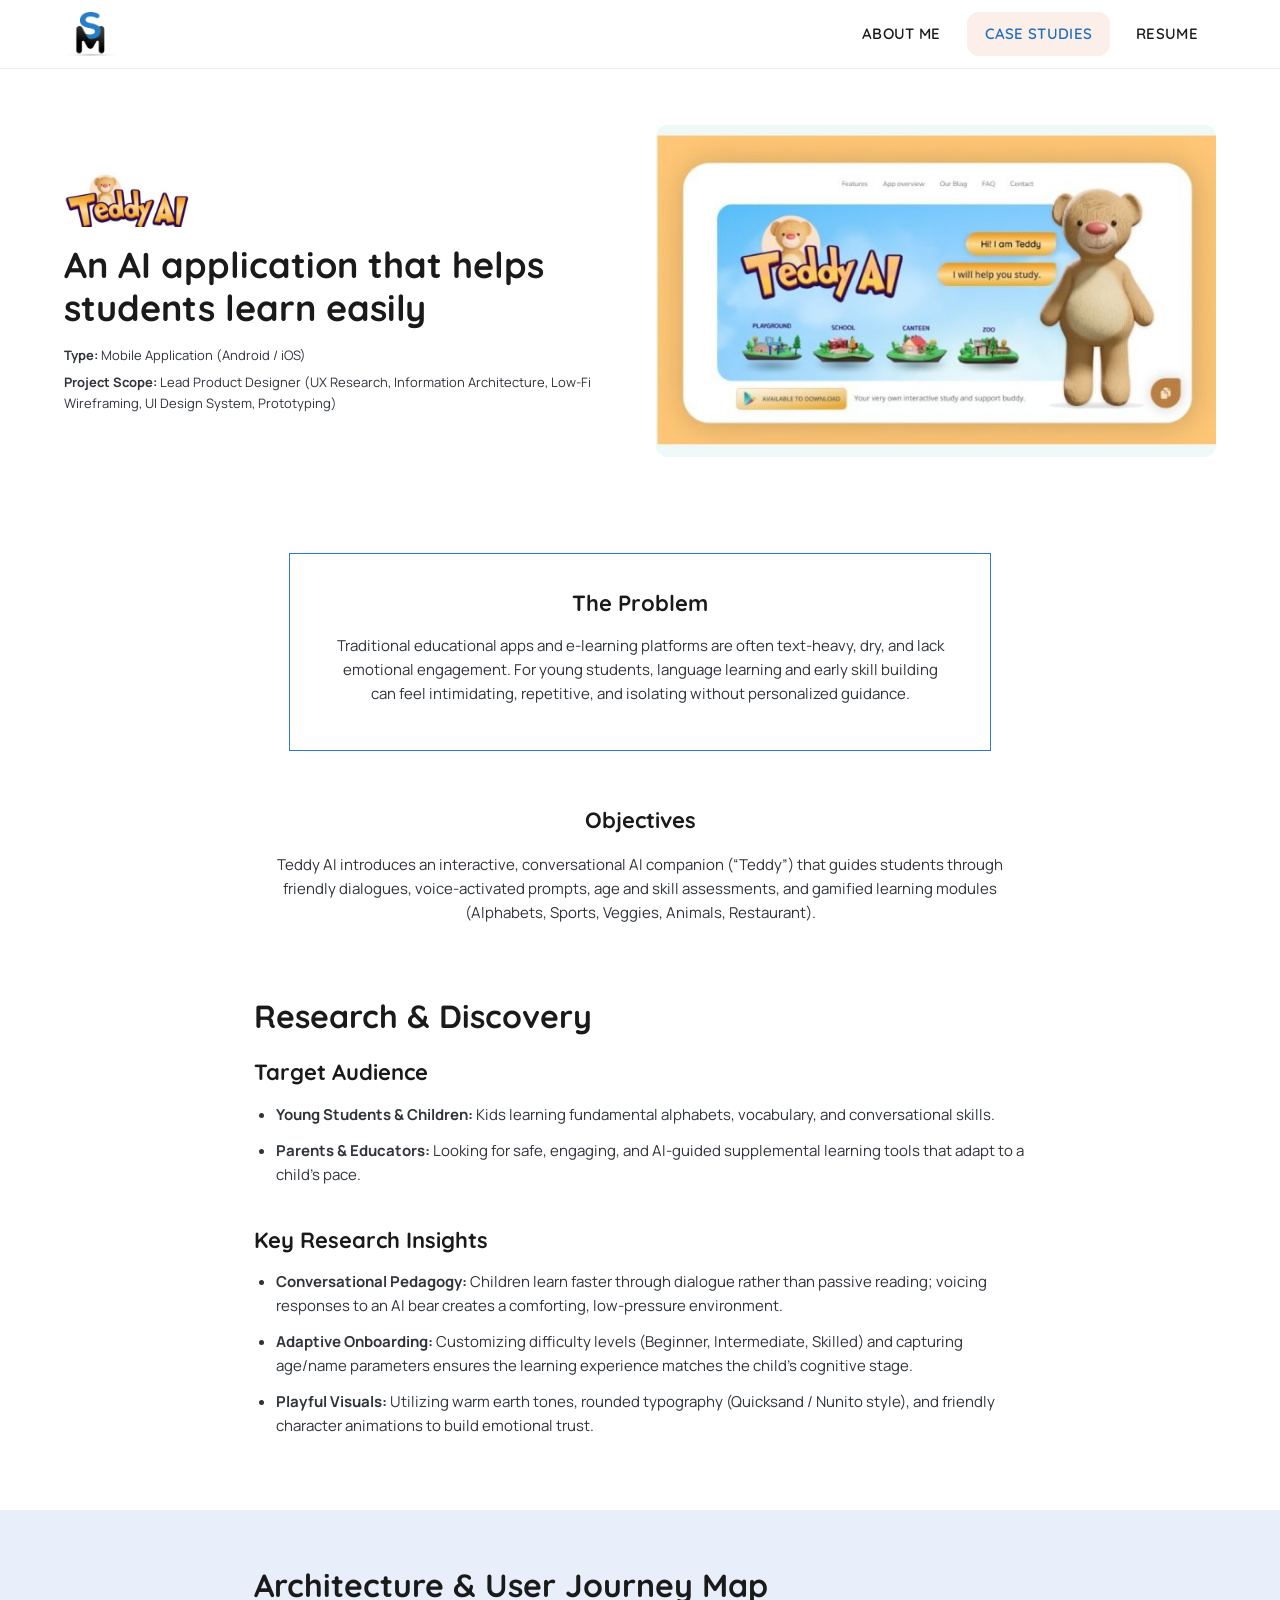
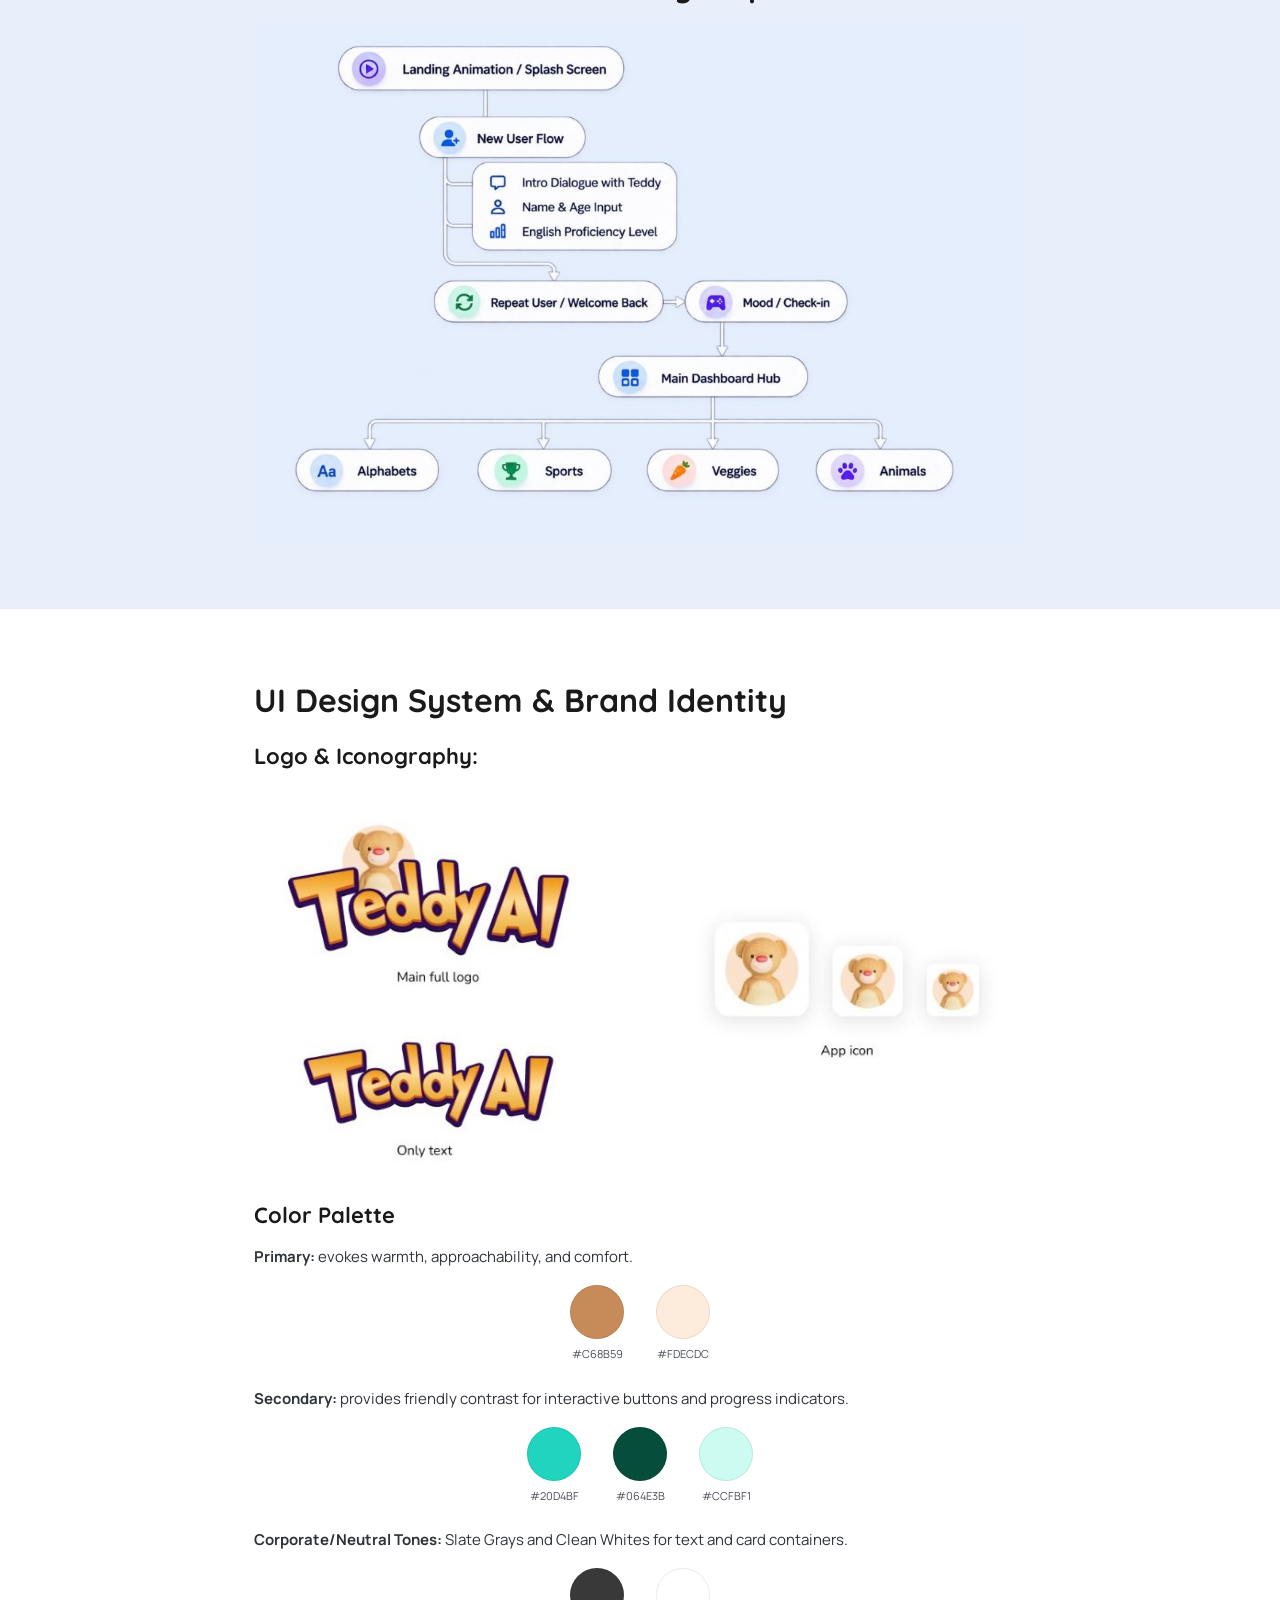
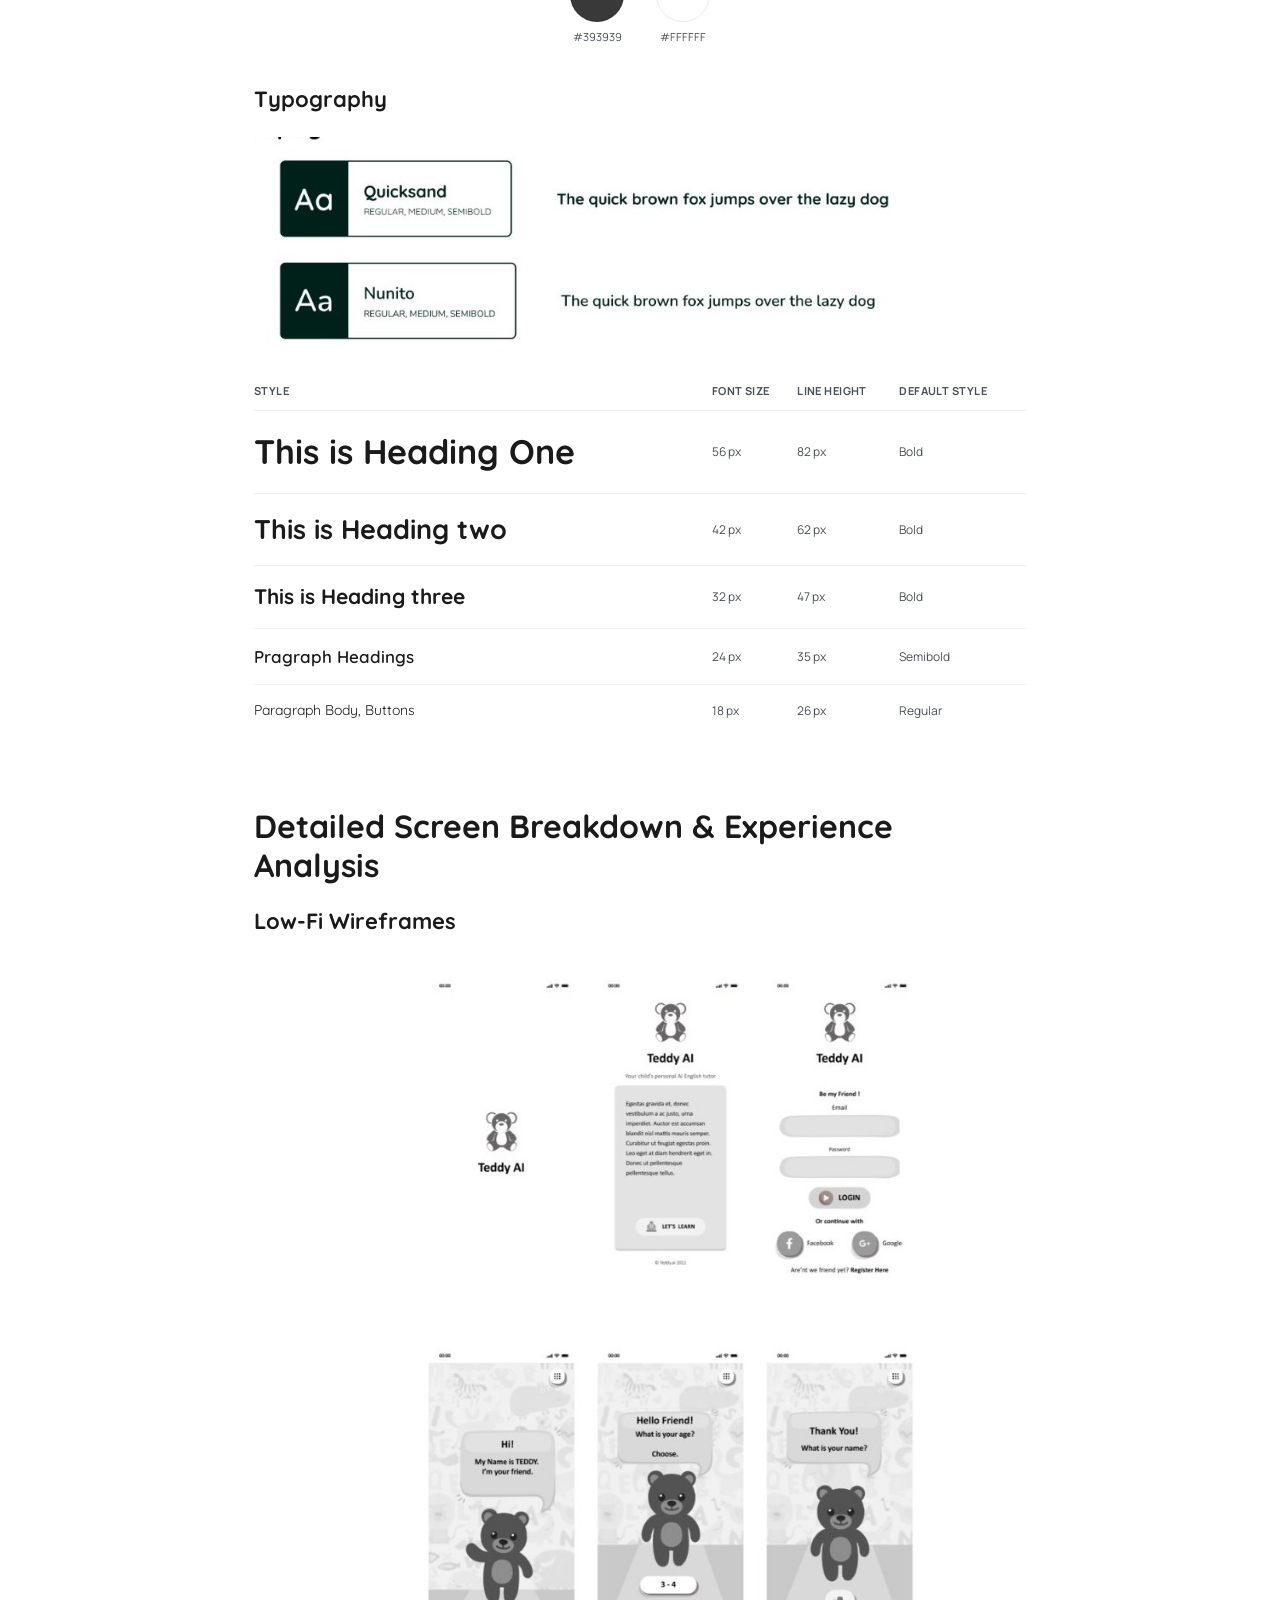
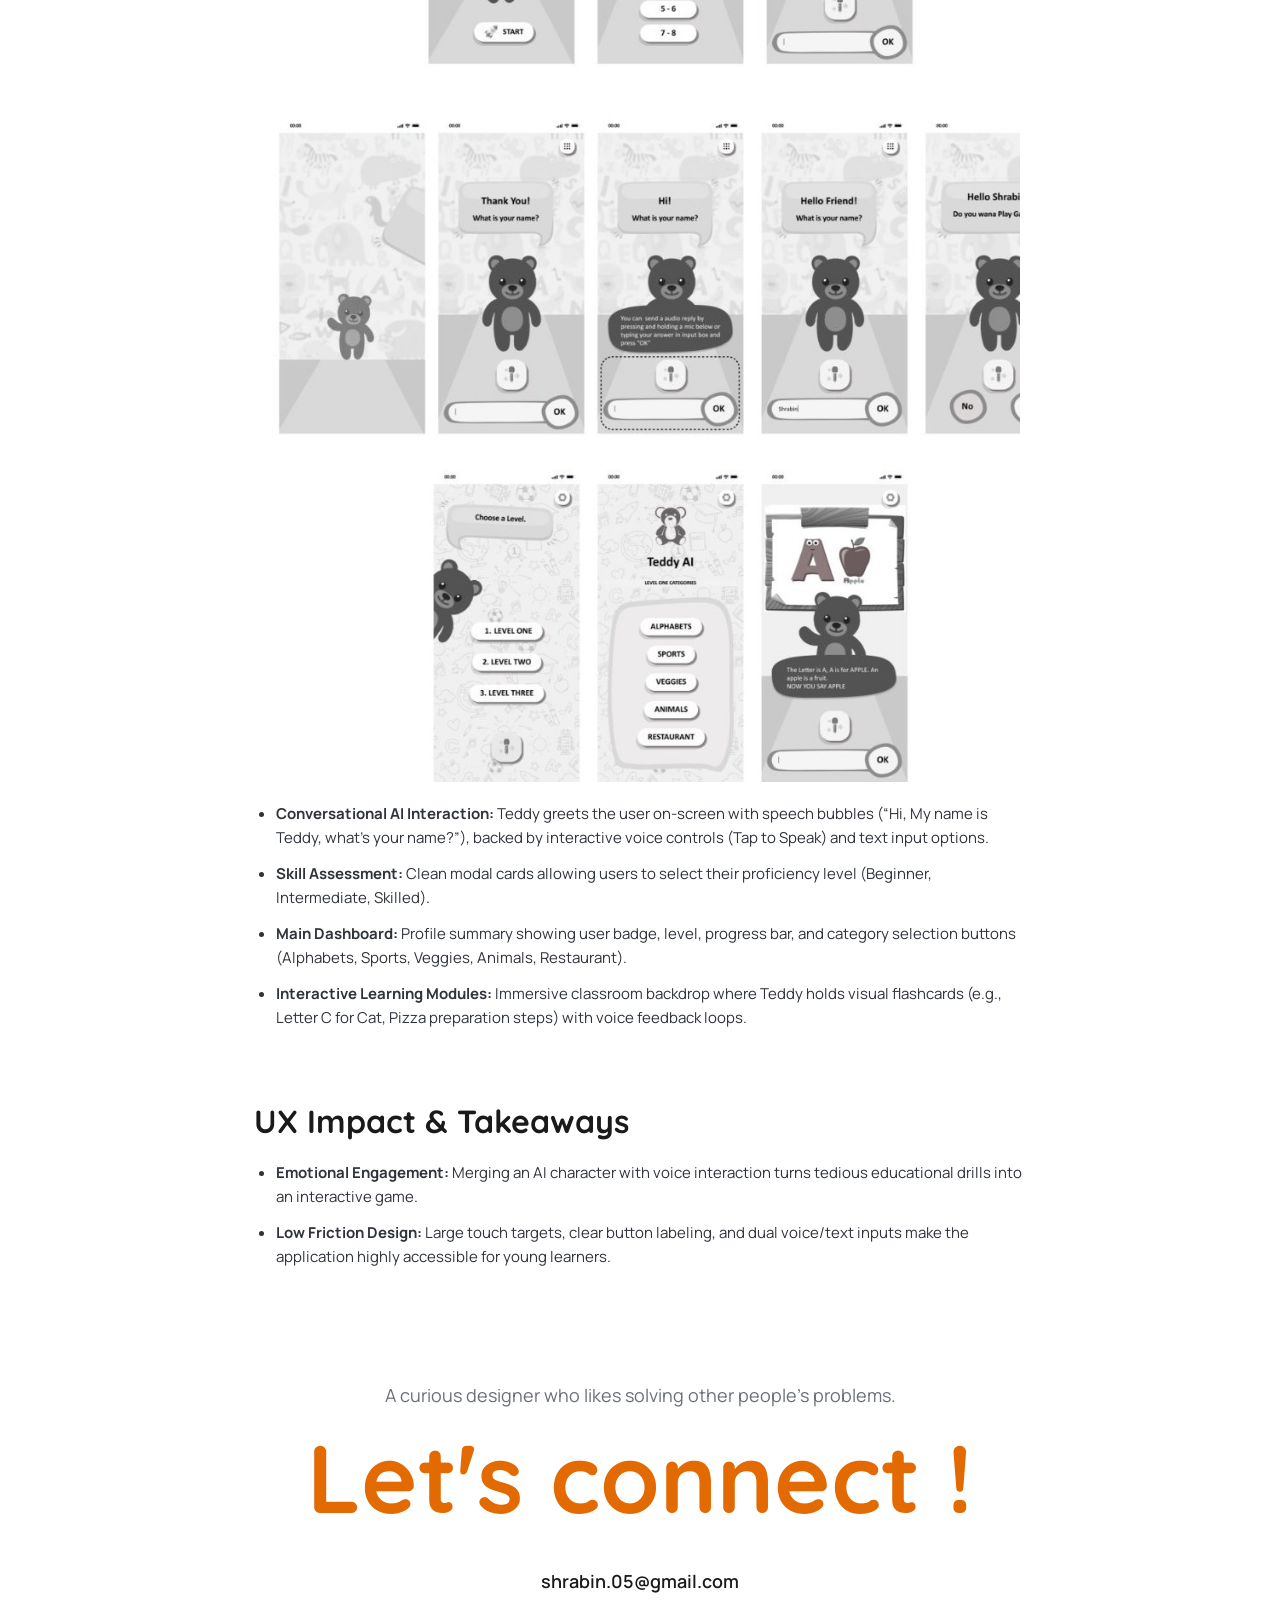
<file: teddy-ai.html>
<!doctype html>
<html lang="en">
<head>
<meta charset="utf-8">
<meta name="viewport" content="width=device-width, initial-scale=1, viewport-fit=cover">
<title>Teddy AI – Case Study</title>
<meta name="description" content="Shrabin – UI/UX designer portfolio: case studies and graphic work.">
<link rel="preconnect" href="https://fonts.googleapis.com">
<link href="https://fonts.googleapis.com/css2?family=Quicksand:wght@500;600;700&amp;family=Manrope:wght@400;500;600;700&amp;display=swap" rel="stylesheet">
<link rel="stylesheet" href="styles/case-study.css">
</head>
<body>
<div style="width:100%;background:#fff">
  <header style="position:sticky;top:0;z-index:5;background:#fff;border-bottom:1px solid #ececec;display:flex;align-items:center;justify-content:space-between;padding:12px 5vw;flex-wrap:wrap;gap:8px">
    <a href="index.html" aria-label="Back to portfolio home" style="display:flex;align-items:center;min-height:44px"><img src="assets/images/logo.png" alt="" style="height:44px;width:auto;display:block"></a>
    <nav class="nav" aria-label="Main" style="display:flex;gap:8px">
      <a href="index.html">About me</a>
      <a href="index.html" style="background:#FCEEE8;color:#1F6FBF">Case studies</a>
      <a href="resume.html">Resume</a>
    </nav>
  </header>
<section style="background-color: #FFFFFF"><div class="hero" style="max-width:1200px;margin:0 auto"><div><img class="img" src="assets/images/teddy-logo.jpg" alt="Teddy AI logo" style="height:64px;width:auto;margin:0 0 16px"><h1 style="font-family:'Quicksand',sans-serif;font-weight:700;font-size:36px;line-height:1.2;margin:0 0 16px">An AI application that helps students learn easily</h1><p class="meta"><b>Type:</b> Mobile Application (Android / iOS)</p><p class="meta"><b>Project Scope:</b> Lead Product Designer (UX Research, Information Architecture, Low-Fi Wireframing, UI Design System, Prototyping)</p></div><div><img class="img" src="assets/images/teddy-hero.jpg" alt="Teddy AI app landing page" style="margin:0;border-radius:12px"></div></div></section><div class="w"><div class="call"><h2>The Problem</h2><p>Traditional educational apps and e-learning platforms are often text-heavy, dry, and lack emotional engagement. For young students, language learning and early skill building can feel intimidating, repetitive, and isolating without personalized guidance.</p></div></div><div class="w c"><h2 class="s" style="font-size:22px;margin-top:56px">Objectives</h2><p>Teddy AI introduces an interactive, conversational AI companion (“Teddy”) that guides students through friendly dialogues, voice-activated prompts, age and skill assessments, and gamified learning modules (Alphabets, Sports, Veggies, Animals, Restaurant).</p></div><div class="w"><h2 class="s">Research &amp; Discovery</h2><h3 class="s" style="margin-top:0">Target Audience</h3><ul><li><b>Young Students &amp; Children:</b> Kids learning fundamental alphabets, vocabulary, and conversational skills.</li><li><b>Parents &amp; Educators:</b> Looking for safe, engaging, and AI-guided supplemental learning tools that adapt to a child’s pace.</li></ul><h3 class="s">Key Research Insights</h3><ul><li><b>Conversational Pedagogy:</b> Children learn faster through dialogue rather than passive reading; voicing responses to an AI bear creates a comforting, low-pressure environment.</li><li><b>Adaptive Onboarding:</b> Customizing difficulty levels (Beginner, Intermediate, Skilled) and capturing age/name parameters ensures the learning experience matches the child’s cognitive stage.</li><li><b>Playful Visuals:</b> Utilizing warm earth tones, rounded typography (Quicksand / Nunito style), and friendly character animations to build emotional trust.</li></ul></div><div class="band"><div class="w"><h2 class="s">Architecture &amp; User Journey Map</h2><img class="img" src="assets/images/teddy-journey.jpg" alt="User journey map from splash screen to learning modules" style="margin:0"></div></div><div class="w"><h2 class="s">UI Design System &amp; Brand Identity</h2><h3 class="s" style="margin-top:0">Logo &amp; Iconography:</h3><img class="img" src="assets/images/teddy-logos.jpg" alt="Teddy AI main logo, text-only logo and app icons"><h3 class="s">Color Palette</h3><p><b>Primary:</b> evokes warmth, approachability, and comfort.</p><div class="sw"><span><i style="background:#C68B59"></i>#C68B59</span><span><i style="background:#FDECDC"></i>#FDECDC</span></div><p><b>Secondary:</b> provides friendly contrast for interactive buttons and progress indicators.</p><div class="sw"><span><i style="background:#20D4BF"></i>#20D4BF</span><span><i style="background:#064E3B"></i>#064E3B</span><span><i style="background:#CCFBF1"></i>#CCFBF1</span></div><p><b>Corporate/Neutral Tones:</b> Slate Grays and Clean Whites for text and card containers.</p><div class="sw"><span><i style="background:#393939"></i>#393939</span><span><i style="background:#FFFFFF"></i>#FFFFFF</span></div><h3 class="s">Typography</h3><img class="img" src="assets/images/teddy-fonts.jpg" alt="Quicksand and Nunito font specimens"><div style="overflow-x:auto"><table style="border-collapse:collapse;width:100%;min-width:520px;font-size:12px;color:#4a4f57"><thead><tr style="text-align:left;font-size:11px;letter-spacing:.04em;text-transform:uppercase"><th style="padding:10px 0">Style</th><th>Font size</th><th>Line height</th><th>Default style</th></tr></thead><tbody><tr style="border-top:1px solid #eee"><td style="padding:14px 0;font-family:Quicksand,sans-serif;color:#1a1a1a;font-size:34px;font-weight:700">This is Heading One</td><td>56 px</td><td>82 px</td><td>Bold</td></tr><tr style="border-top:1px solid #eee"><td style="padding:14px 0;font-family:Quicksand,sans-serif;color:#1a1a1a;font-size:27px;font-weight:700">This is Heading two</td><td>42 px</td><td>62 px</td><td>Bold</td></tr><tr style="border-top:1px solid #eee"><td style="padding:14px 0;font-family:Quicksand,sans-serif;color:#1a1a1a;font-size:21px;font-weight:700">This is Heading three</td><td>32 px</td><td>47 px</td><td>Bold</td></tr><tr style="border-top:1px solid #eee"><td style="padding:14px 0;font-family:Quicksand,sans-serif;color:#1a1a1a;font-size:17px;font-weight:600">Pragraph Headings</td><td>24 px</td><td>35 px</td><td>Semibold</td></tr><tr style="border-top:1px solid #eee"><td style="padding:14px 0;font-family:Quicksand,sans-serif;color:#1a1a1a;font-size:14px">Paragraph Body, Buttons</td><td>18 px</td><td>26 px</td><td>Regular</td></tr></tbody></table></div></div><div class="w"><h2 class="s">Detailed Screen Breakdown &amp; Experience Analysis</h2><h3 class="s" style="margin-top:0">Low-Fi Wireframes</h3><img class="img" src="assets/images/teddy-wireframes.jpg" alt="Low-fidelity wireframes: onboarding, dialogue and dashboard screens" style="max-width:760px;margin:20px auto"><ul><li><b>Conversational AI Interaction:</b> Teddy greets the user on-screen with speech bubbles (“Hi, My name is Teddy, what’s your name?”), backed by interactive voice controls (Tap to Speak) and text input options.</li><li><b>Skill Assessment:</b> Clean modal cards allowing users to select their proficiency level (Beginner, Intermediate, Skilled).</li><li><b>Main Dashboard:</b> Profile summary showing user badge, level, progress bar, and category selection buttons (Alphabets, Sports, Veggies, Animals, Restaurant).</li><li><b>Interactive Learning Modules:</b> Immersive classroom backdrop where Teddy holds visual flashcards (e.g., Letter C for Cat, Pizza preparation steps) with voice feedback loops.</li></ul></div><div class="w"><h2 class="s">UX Impact &amp; Takeaways</h2><ul><li><b>Emotional Engagement:</b> Merging an AI character with voice interaction turns tedious educational drills into an interactive game.</li><li><b>Low Friction Design:</b> Large touch targets, clear button labeling, and dual voice/text inputs make the application highly accessible for young learners.</li></ul></div>  <footer style="text-align:center;padding:96px 5vw 96px">
    <p style="font-size:18px;color:#6b6f78;margin:0 0 16px">A curious designer who likes solving other people's problems.</p>
    <h2 style="font-family:'Quicksand',sans-serif;font-weight:700;font-size:clamp(48px,9vw,96px);color:#E26A00;margin:0 0 24px;line-height:1.1">Let's connect !</h2>
    <a href="mailto:shrabin.05@gmail.com" style="font-weight:600;font-size:18px;display:inline-block;padding:12px;min-height:44px;box-sizing:border-box">shrabin.05@gmail.com</a>
  </footer>
</div>
</body>
</html>
</file>
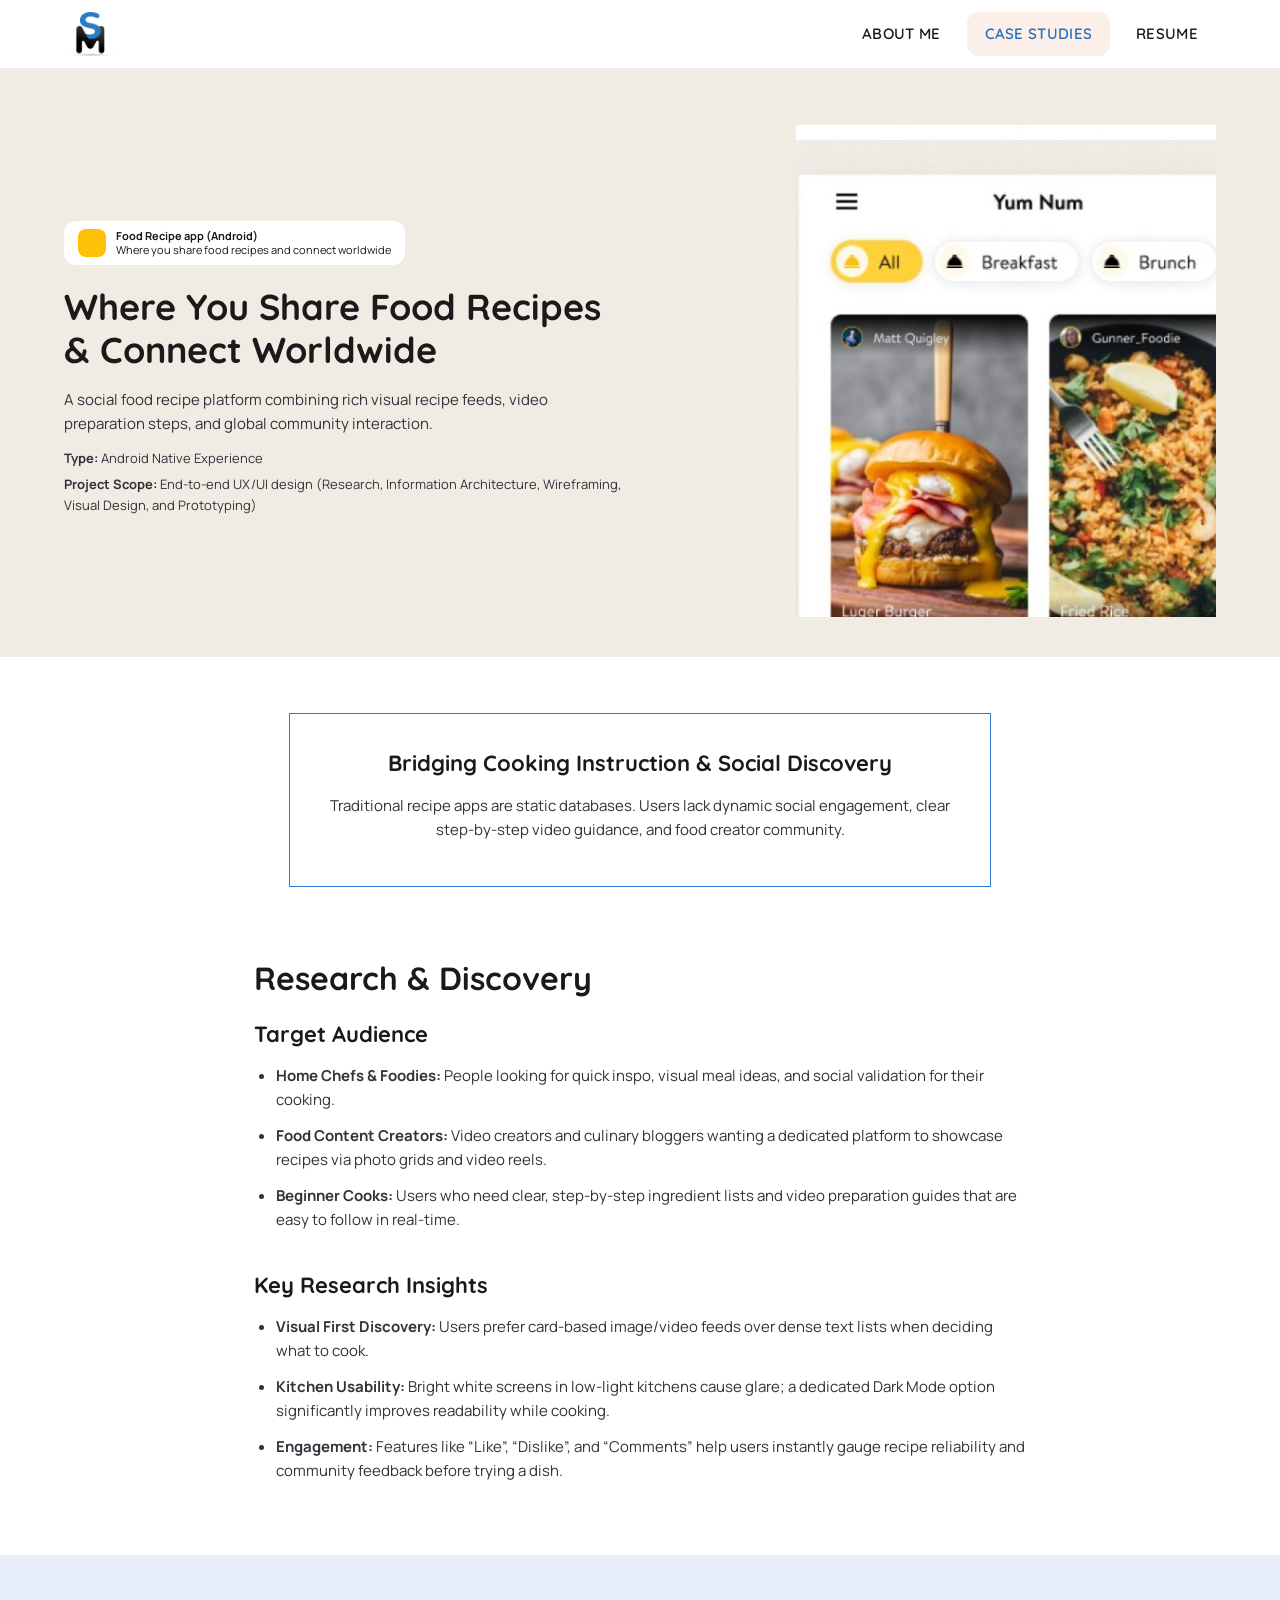
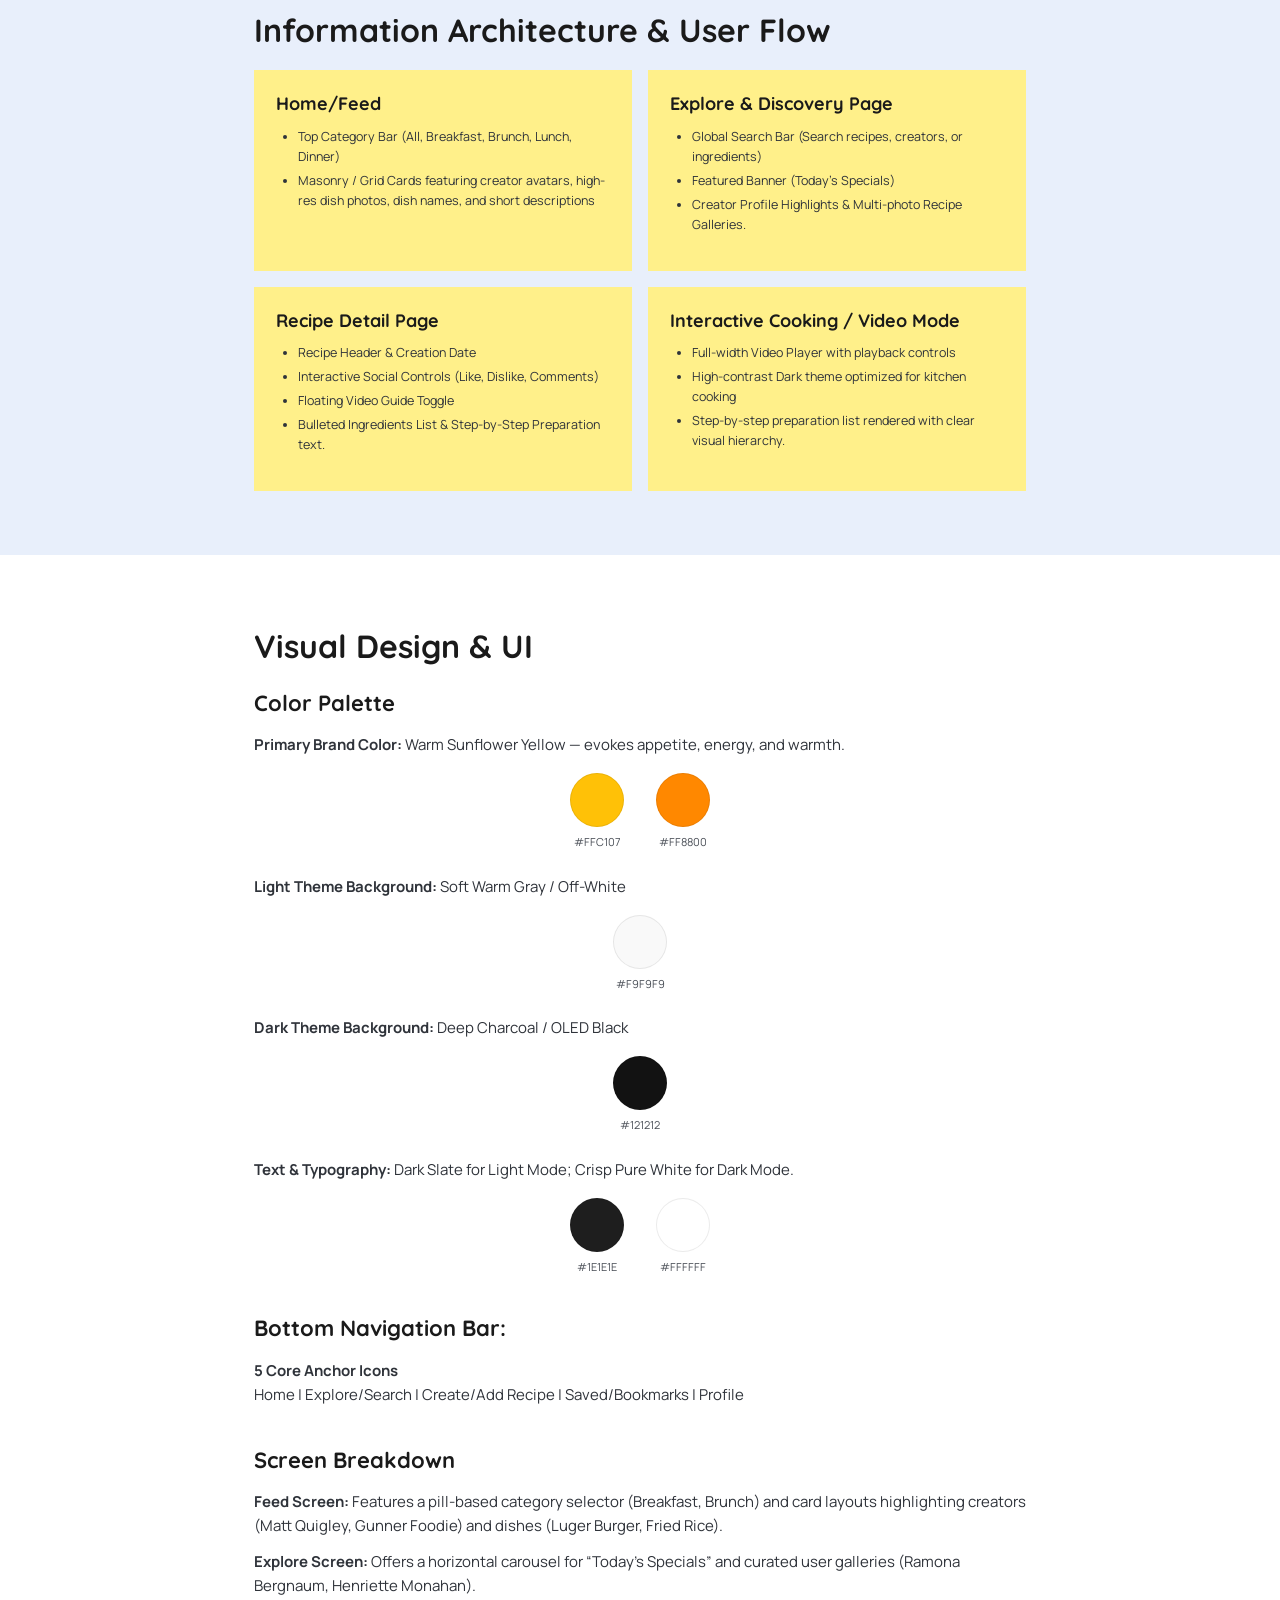
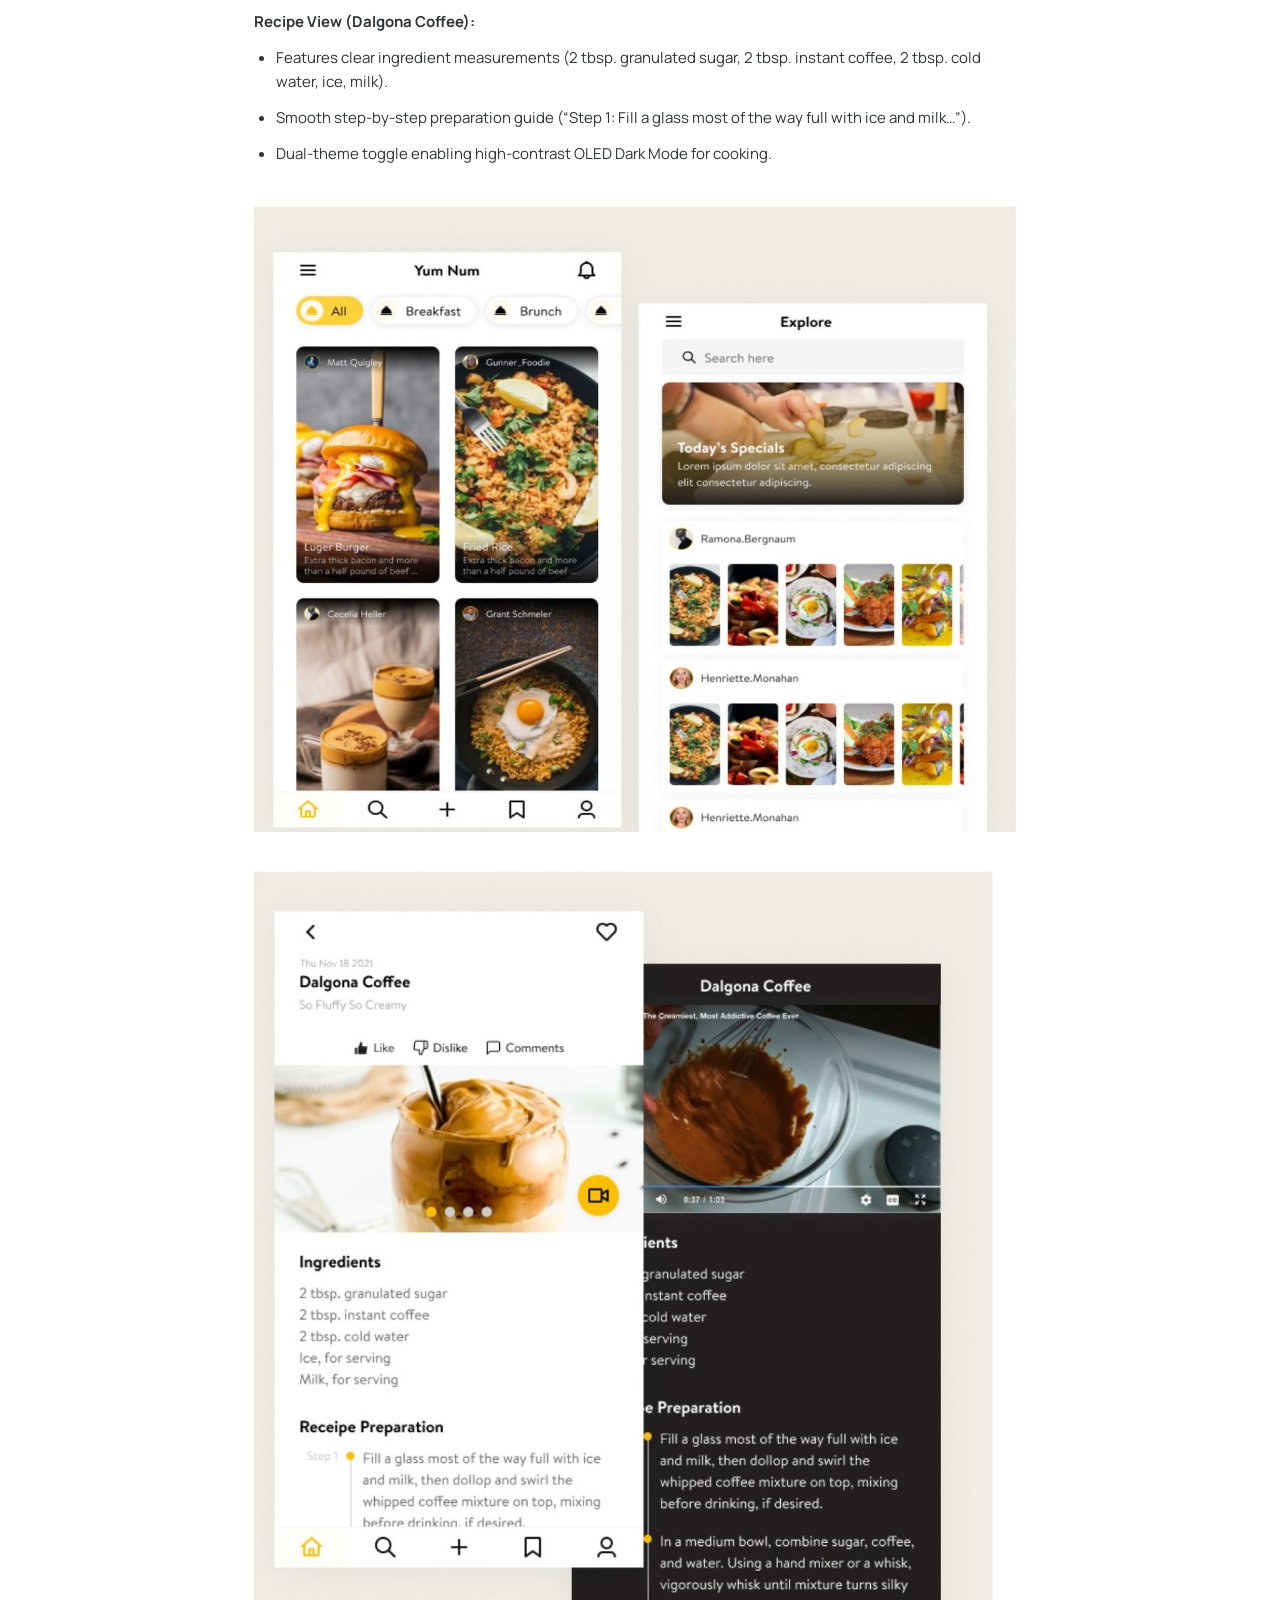
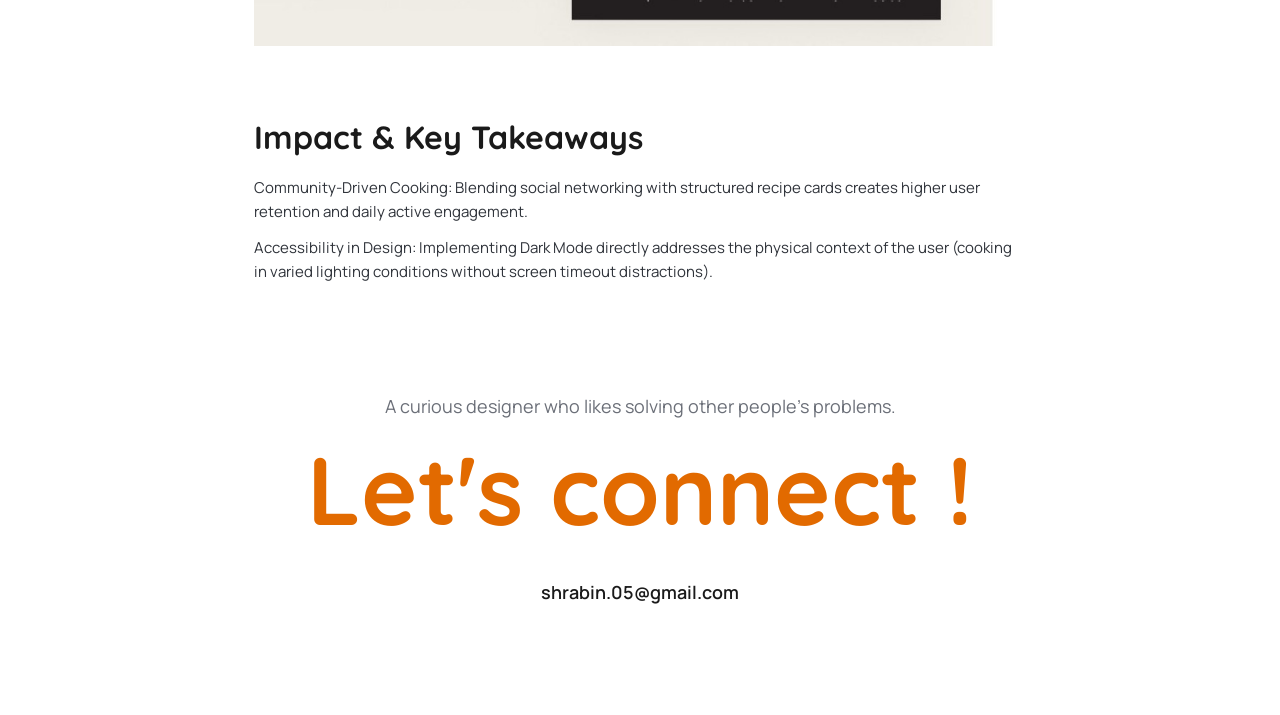
<file: yumnum.html>
<!doctype html>
<html lang="en">
<head>
<meta charset="utf-8">
<meta name="viewport" content="width=device-width, initial-scale=1, viewport-fit=cover">
<title>YumNum – Case Study</title>
<meta name="description" content="Shrabin – UI/UX designer portfolio: case studies and graphic work.">
<link rel="preconnect" href="https://fonts.googleapis.com">
<link href="https://fonts.googleapis.com/css2?family=Quicksand:wght@500;600;700&amp;family=Manrope:wght@400;500;600;700&amp;display=swap" rel="stylesheet">
<link rel="stylesheet" href="styles/case-study.css">
</head>
<body>
<div style="width:100%;background:#fff">
  <header style="position:sticky;top:0;z-index:5;background:#fff;border-bottom:1px solid #ececec;display:flex;align-items:center;justify-content:space-between;padding:12px 5vw;flex-wrap:wrap;gap:8px">
    <a href="index.html" aria-label="Back to portfolio home" style="display:flex;align-items:center;min-height:44px"><img src="assets/images/logo.png" alt="" style="height:44px;width:auto;display:block"></a>
    <nav class="nav" aria-label="Main" style="display:flex;gap:8px">
      <a href="index.html">About me</a>
      <a href="index.html" style="background:#FCEEE8;color:#1F6FBF">Case studies</a>
      <a href="resume.html">Resume</a>
    </nav>
  </header>
<section style="background:#F0EBE3"><div class="hero" style="max-width:1200px;margin:0 auto"><div><div style="display:inline-flex;gap:10px;align-items:center;background:#fff;border-radius:12px;padding:8px 14px;margin-bottom:20px"><span style="width:28px;height:28px;border-radius:8px;background:#FFC107;display:block"></span><span style="font-size:11px;line-height:1.3"><b>Food Recipe app (Android)</b><br>Where you share food recipes and connect worldwide</span></div><h1 style="font-family:'Quicksand',sans-serif;font-weight:700;font-size:36px;line-height:1.2;margin:0 0 16px">Where You Share Food Recipes &amp; Connect Worldwide</h1><p>A social food recipe platform combining rich visual recipe feeds, video preparation steps, and global community interaction.</p><p class="meta"><b>Type:</b> Android Native Experience</p><p class="meta"><b>Project Scope:</b> End-to-end UX/UI design (Research, Information Architecture, Wireframing, Visual Design, and Prototyping)</p></div><div><img class="img" src="assets/images/yumnum-hero.jpg" alt="Yum Num app home feed" style="margin:0;max-width:420px;margin-left:auto"></div></div></section><div class="w"><div class="call"><h2>Bridging Cooking Instruction &amp; Social Discovery</h2><p>Traditional recipe apps are static databases. Users lack dynamic social engagement, clear step-by-step video guidance, and food creator community.</p></div></div><div class="w"><h2 class="s">Research &amp; Discovery</h2><h3 class="s" style="margin-top:0">Target Audience</h3><ul><li><b>Home Chefs &amp; Foodies:</b> People looking for quick inspo, visual meal ideas, and social validation for their cooking.</li><li><b>Food Content Creators:</b> Video creators and culinary bloggers wanting a dedicated platform to showcase recipes via photo grids and video reels.</li><li><b>Beginner Cooks:</b> Users who need clear, step-by-step ingredient lists and video preparation guides that are easy to follow in real-time.</li></ul><h3 class="s">Key Research Insights</h3><ul><li><b>Visual First Discovery:</b> Users prefer card-based image/video feeds over dense text lists when deciding what to cook.</li><li><b>Kitchen Usability:</b> Bright white screens in low-light kitchens cause glare; a dedicated Dark Mode option significantly improves readability while cooking.</li><li><b>Engagement:</b> Features like “Like”, “Dislike”, and “Comments” help users instantly gauge recipe reliability and community feedback before trying a dish.</li></ul></div><div class="band"><div class="w"><h2 class="s">Information Architecture &amp; User Flow</h2><div class="yg"><div><b>Home/Feed</b><ul><li>Top Category Bar (All, Breakfast, Brunch, Lunch, Dinner)</li><li>Masonry / Grid Cards featuring creator avatars, high-res dish photos, dish names, and short descriptions</li></ul></div><div><b>Explore &amp; Discovery Page</b><ul><li>Global Search Bar (Search recipes, creators, or ingredients)</li><li>Featured Banner (Today’s Specials)</li><li>Creator Profile Highlights &amp; Multi-photo Recipe Galleries.</li></ul></div><div><b>Recipe Detail Page</b><ul><li>Recipe Header &amp; Creation Date</li><li>Interactive Social Controls (Like, Dislike, Comments)</li><li>Floating Video Guide Toggle</li><li>Bulleted Ingredients List &amp; Step-by-Step Preparation text.</li></ul></div><div><b>Interactive Cooking / Video Mode</b><ul><li>Full-width Video Player with playback controls</li><li>High-contrast Dark theme optimized for kitchen cooking</li><li>Step-by-step preparation list rendered with clear visual hierarchy.</li></ul></div></div></div></div><div class="w"><h2 class="s">Visual Design &amp; UI</h2><h3 class="s" style="margin-top:0">Color Palette</h3><p><b>Primary Brand Color:</b> Warm Sunflower Yellow — evokes appetite, energy, and warmth.</p><div class="sw"><span><i style="background:#FFC107"></i>#FFC107</span><span><i style="background:#FF8800"></i>#FF8800</span></div><p><b>Light Theme Background:</b> Soft Warm Gray / Off-White</p><div class="sw"><span><i style="background:#F9F9F9"></i>#F9F9F9</span></div><p><b>Dark Theme Background:</b> Deep Charcoal / OLED Black</p><div class="sw"><span><i style="background:#121212"></i>#121212</span></div><p><b>Text &amp; Typography:</b> Dark Slate for Light Mode; Crisp Pure White for Dark Mode.</p><div class="sw"><span><i style="background:#1E1E1E"></i>#1E1E1E</span><span><i style="background:#FFFFFF"></i>#FFFFFF</span></div><h3 class="s">Bottom Navigation Bar:</h3><p><b>5 Core Anchor Icons</b><br>Home | Explore/Search | Create/Add Recipe | Saved/Bookmarks | Profile</p><h3 class="s">Screen Breakdown</h3><p><b>Feed Screen:</b> Features a pill-based category selector (Breakfast, Brunch) and card layouts highlighting creators (Matt Quigley, Gunner Foodie) and dishes (Luger Burger, Fried Rice).</p><p><b>Explore Screen:</b> Offers a horizontal carousel for “Today’s Specials” and curated user galleries (Ramona Bergnaum, Henriette Monahan).</p><p><b>Recipe View (Dalgona Coffee):</b></p><ul><li>Features clear ingredient measurements (2 tbsp. granulated sugar, 2 tbsp. instant coffee, 2 tbsp. cold water, ice, milk).</li><li>Smooth step-by-step preparation guide (“Step 1: Fill a glass most of the way full with ice and milk…”).</li><li>Dual-theme toggle enabling high-contrast OLED Dark Mode for cooking.</li></ul><img class="img" src="assets/images/yumnum-feed-explore.jpg" alt="Yum Num feed and explore screens"><img class="img" src="assets/images/yumnum-recipe-detail.jpg" alt="Recipe detail in light mode and dark video mode"></div><div class="w"><h2 class="s">Impact &amp; Key Takeaways</h2><p>Community-Driven Cooking: Blending social networking with structured recipe cards creates higher user retention and daily active engagement.</p><p>Accessibility in Design: Implementing Dark Mode directly addresses the physical context of the user (cooking in varied lighting conditions without screen timeout distractions).</p></div>
  <footer style="text-align:center;padding:96px 5vw 96px">
    <p style="font-size:18px;color:#6b6f78;margin:0 0 16px">A curious designer who likes solving other people's problems.</p>
    <h2 style="font-family:'Quicksand',sans-serif;font-weight:700;font-size:clamp(48px,9vw,96px);color:#E26A00;margin:0 0 24px;line-height:1.1">Let's connect !</h2>
    <a href="mailto:shrabin.05@gmail.com" style="font-weight:600;font-size:18px;display:inline-block;padding:12px;min-height:44px;box-sizing:border-box">shrabin.05@gmail.com</a>
  </footer>
</div>
</body>
</html>
</file>
<file: styles/case-study.css>
body{margin:0;font-family:'Manrope',sans-serif;color:#1a1a1a;line-height:1.6}
a{color:inherit;text-decoration:none}
.nav a{font-family:'Quicksand',sans-serif;font-weight:600;font-size:15px;letter-spacing:.02em;text-transform:uppercase;padding:10px 18px;border-radius:12px;min-height:44px;box-sizing:border-box;display:flex;align-items:center}
.nav a:hover{background:#FCEEE8}
.w{max-width:900px;margin:0 auto;padding:0 5vw;box-sizing:border-box}
h2.s{font-family:'Quicksand',sans-serif;font-weight:700;font-size:32px;margin:72px 0 20px;line-height:1.2}
h3.s{font-family:'Quicksand',sans-serif;font-weight:700;font-size:22px;margin:36px 0 12px}
p,li{font-size:15px;color:#2f333a;margin:0 0 12px}
ul,ol{padding-left:22px;margin:0 0 16px}
.c{text-align:center}
.call{border:1.5px solid #2B7BD0;padding:32px 40px;text-align:center;max-width:620px;margin:56px auto 0;background:#fff}
.call h2{font-family:'Quicksand',sans-serif;font-size:22px;margin:0 0 12px}
.band{background:#E8EFFB;padding:56px 0 64px;margin-top:72px}
.band h2.s{margin-top:0}
.img{display:block;width:100%;height:auto;margin:20px 0}
.sw{display:flex;justify-content:center;gap:32px;margin:16px 0 24px;flex-wrap:wrap}
.sw span{display:flex;flex-direction:column;align-items:center;gap:6px;font-size:11px;color:#4a4f57}
.sw i{width:52px;height:52px;border-radius:50%;display:block;border:1px solid rgba(0,0,0,.08)}
.yg{display:grid;grid-template-columns:repeat(auto-fit,minmax(260px,1fr));gap:16px}
.yg div{background:#FFF08A;padding:20px 22px}
.yg b{font-family:'Quicksand',sans-serif;font-size:18px;display:block;margin-bottom:8px}
.yg li{font-size:12.5px;margin-bottom:4px}
.meta{font-size:13px;margin:0 0 6px}
.hero{display:grid;grid-template-columns:repeat(auto-fit,minmax(320px,1fr));gap:32px;align-items:center;padding:56px 5vw 40px}
@media(max-width:700px){.nav a{padding:10px 10px;font-size:13px}h2.s{font-size:26px}.call{padding:24px}}
</file>
